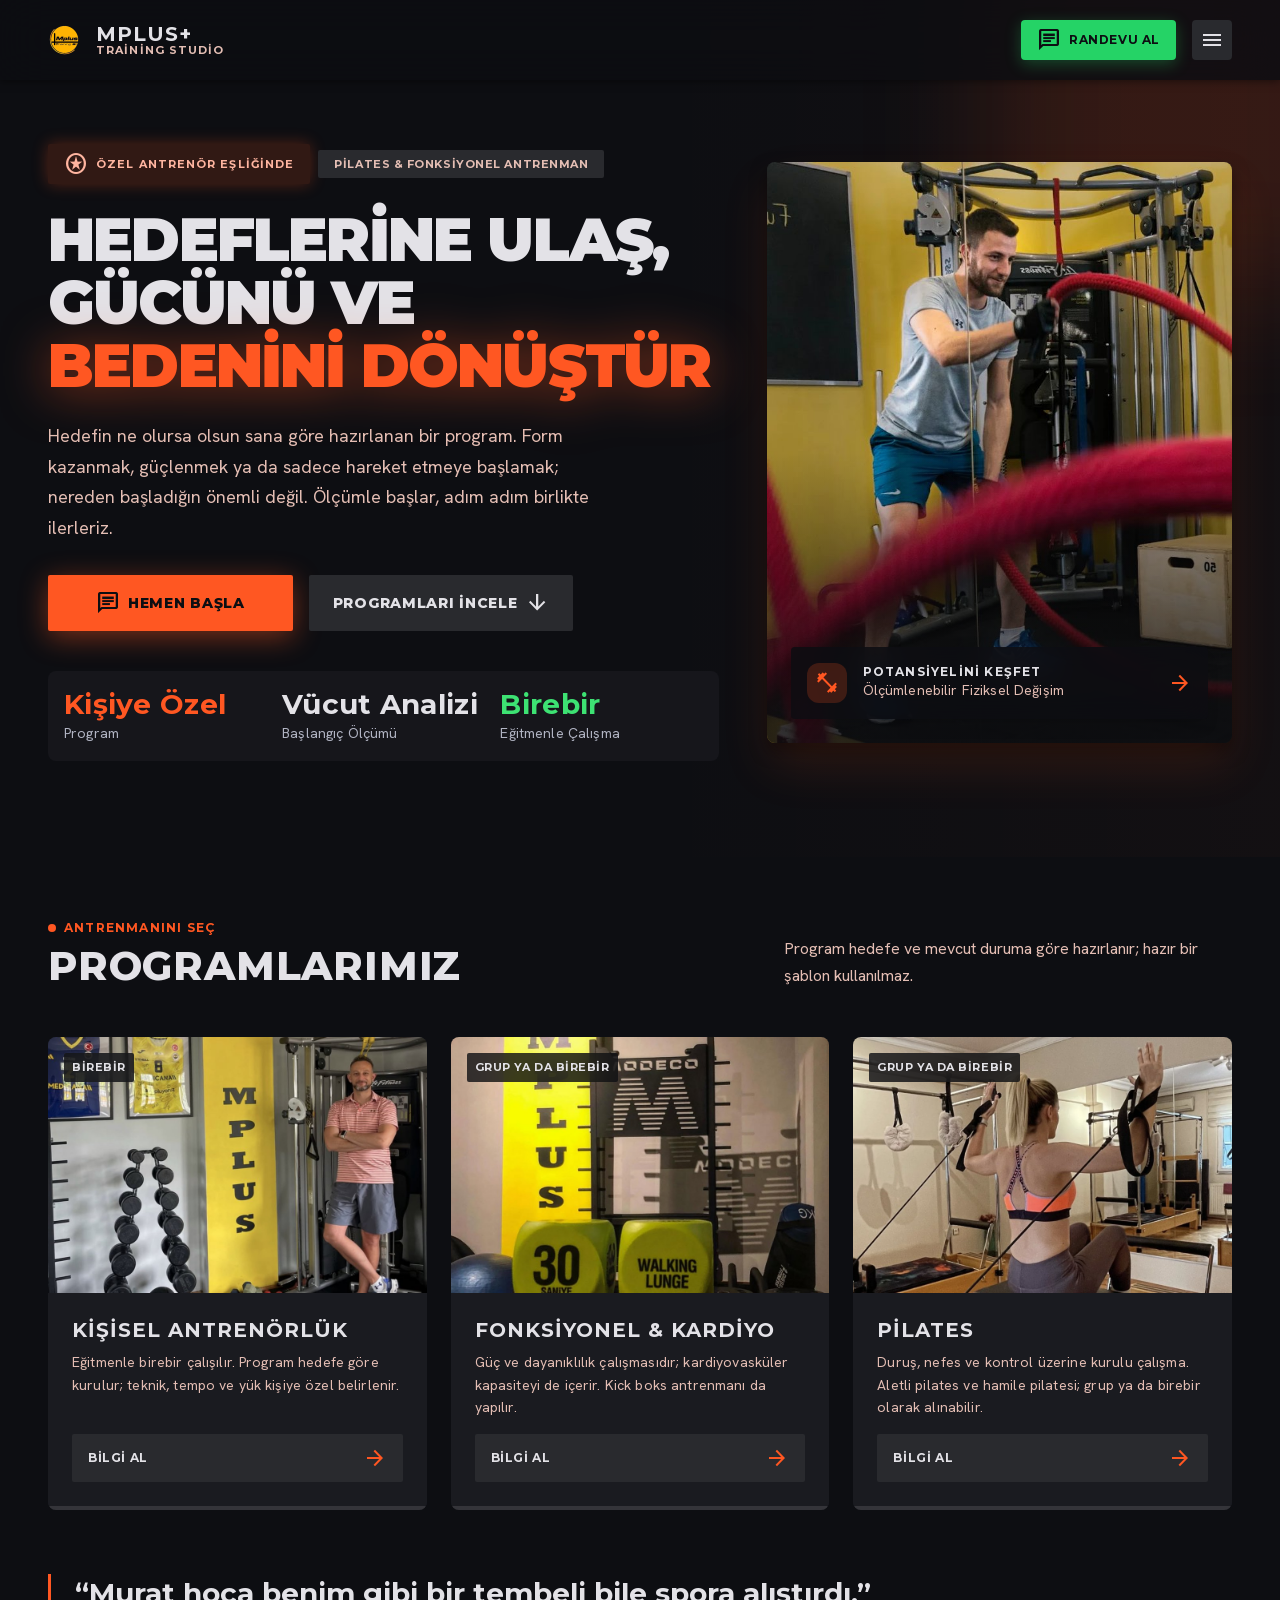
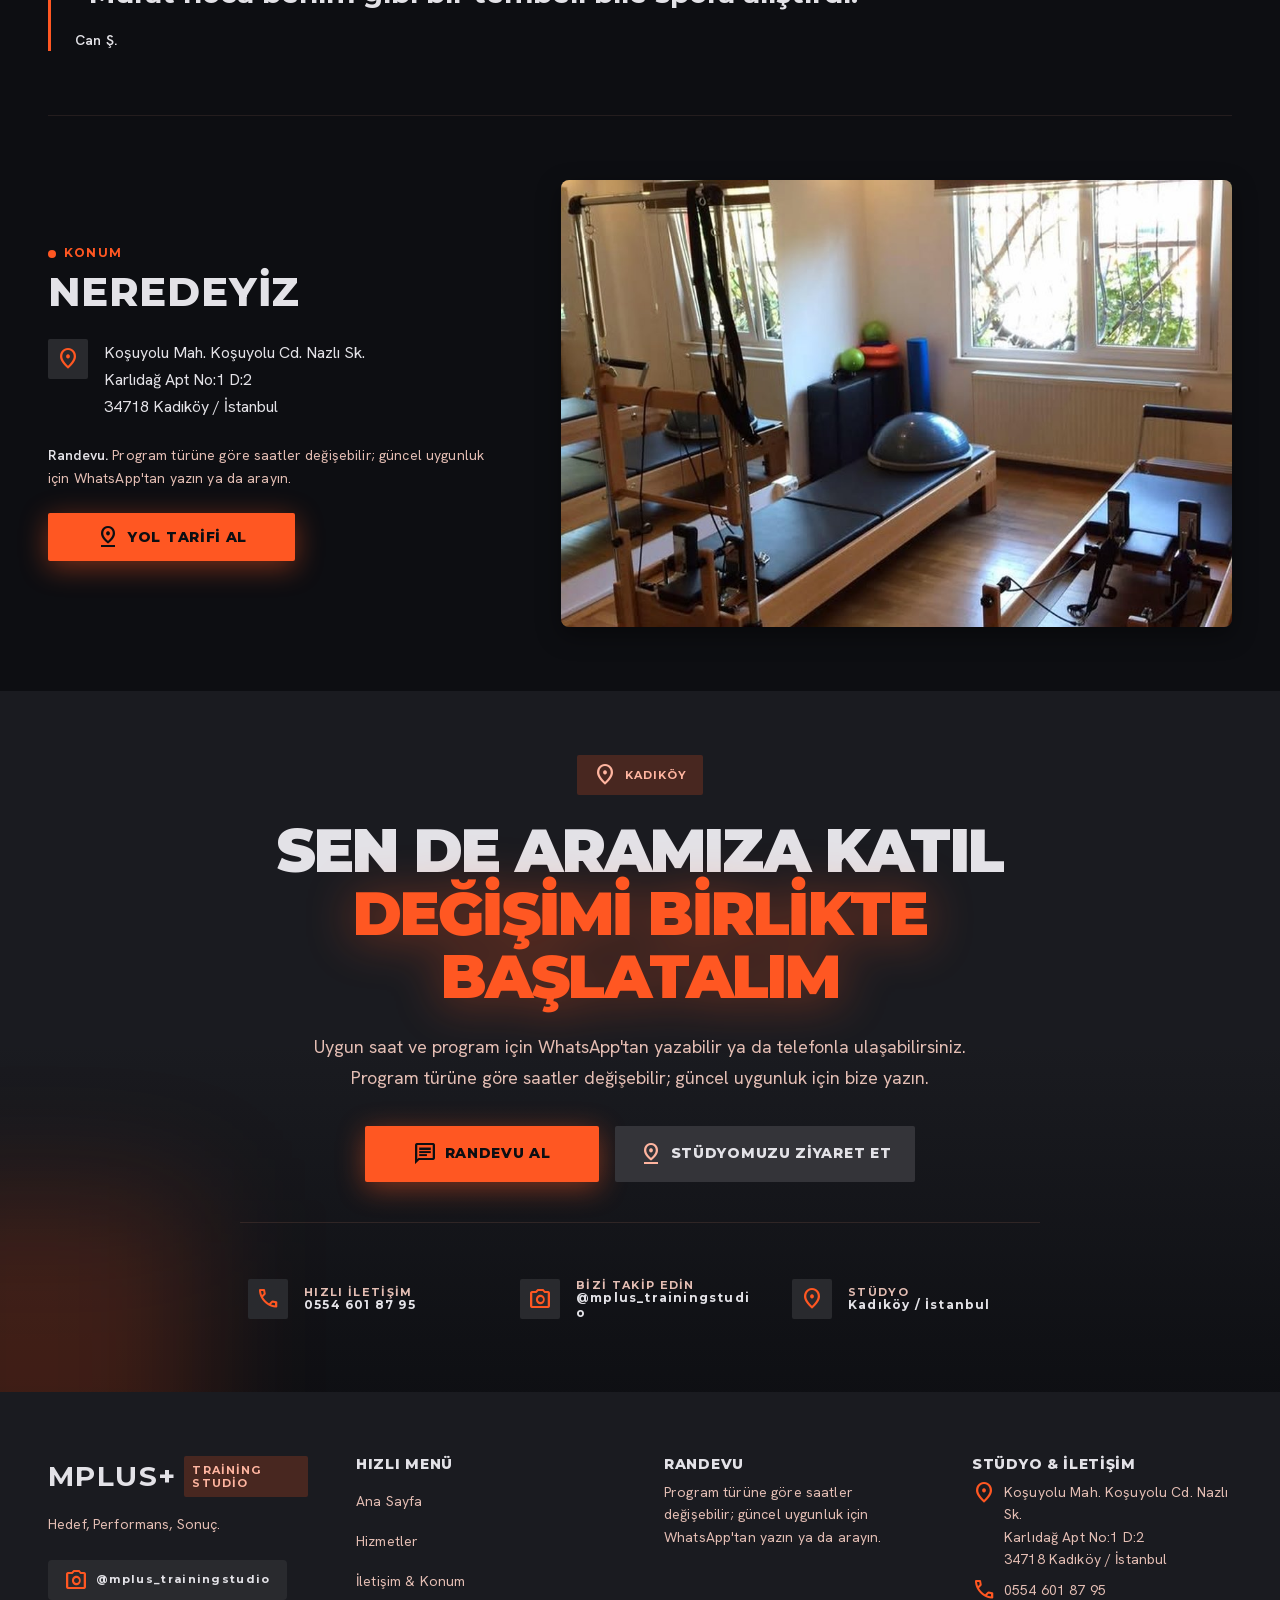
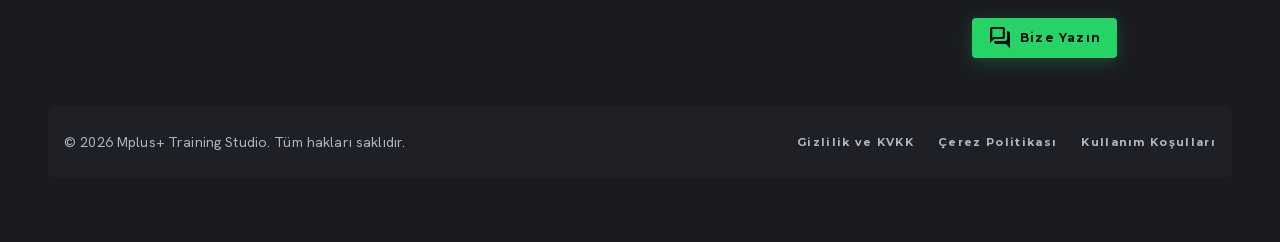
<file: index.html>
<!DOCTYPE html>
<html class="dark" lang="tr">
<head>
<meta charset="utf-8">
<meta content="width=device-width, initial-scale=1.0" name="viewport">
<title>Mplus+ Training Studio | Kadıköy Kişisel Antrenörlük &amp; Pilates</title>
<meta name="description" content="Kadıköy'de sana göre hazırlanan antrenman programı. Kişisel antrenörlük, pilates, fonksiyonel ve kardiyo antrenman. Hedefin ne olursa olsun bugün başla.">
<meta name="theme-color" content="#0d0e12">


<link rel="icon" type="image/png" sizes="128x128" href="assets/img/logo-amber-128.png">
<link rel="apple-touch-icon" href="assets/img/apple-touch-icon-amber.png">
<meta property="og:type" content="website">
<meta property="og:title" content="Mplus+ Training Studio | Kadıköy Kişisel Antrenörlük &amp; Pilates">
<meta property="og:description" content="Sana göre hazırlanan antrenman programı. Kişisel antrenörlük, pilates, fonksiyonel ve kardiyo antrenman. Hemen randevu al.">
<meta property="og:image" content="https://erinckonat.github.io/mplus-training-studio-v2/assets/img/hero-rope.jpg">
<meta property="og:url" content="https://erinckonat.github.io/mplus-training-studio-v2/">
<meta property="og:locale" content="tr_TR">
<meta name="twitter:card" content="summary_large_image">
<link rel="preload" as="font" type="font/woff2" href="assets/fonts/montserrat-normal-latin.woff2" crossorigin>
<link rel="preload" as="font" type="font/woff2" href="assets/fonts/hanken-grotesk-normal-latin.woff2" crossorigin>
<link rel="preload" as="font" type="font/woff2" href="assets/fonts/material-symbols-subset.woff2" crossorigin>
<link rel="preload" as="image" href="assets/img/hero-rope.jpg" fetchpriority="high">
<link rel="stylesheet" href="assets/mplus-fonts.css">
<link rel="stylesheet" href="assets/tailwind.css">

<style>
  html { scroll-behavior: smooth; }
  body { overscroll-behavior: none; margin: 0; }
  ::-webkit-scrollbar { display: none; }

  .material-symbols-outlined {
    font-family: 'Material Symbols Outlined';
    font-weight: normal;
    font-style: normal;
    font-size: 24px;
    line-height: 1;
    letter-spacing: normal;
    text-transform: none;
    display: inline-block;
    white-space: nowrap;
    direction: ltr;
    font-feature-settings: 'liga';
    -webkit-font-smoothing: antialiased;
    user-select: none;
  }

  /* Motion: transform / color only, ease-out. */
  .fx {
    transition: transform 200ms cubic-bezier(0.22, 1, 0.36, 1),
                background-color 200ms cubic-bezier(0.22, 1, 0.36, 1),
                color 200ms cubic-bezier(0.22, 1, 0.36, 1),
                box-shadow 200ms cubic-bezier(0.22, 1, 0.36, 1);
  }
  .press:active { transform: scale(0.98); }
  a:active, button:active { opacity: 0.9; }

  /* Keyboard focus, everywhere */
  a:focus-visible, button:focus-visible {
    outline: 2px solid #ffb5a0;
    outline-offset: 3px;
    border-radius: 2px;
  }

  /* Skip link */
  .skip { position: absolute; left: 16px; top: -64px; z-index: 100; padding: 8px 16px; background: #ff5722; color: #0d0e12; font: 800 0.75rem/1.2 Montserrat, sans-serif; letter-spacing: .1em; text-transform: uppercase; border-radius: 2px; }
  .skip:focus-visible { top: 16px; }

  /* Header nav current state (set by scroll-spy) */
  .nav-link[aria-current="page"] { color: #ff5722; }

  /* Mobile menu panel */
  .menu-panel { opacity: 0; visibility: hidden; transform: translateY(-8px); transition: opacity 200ms cubic-bezier(0.22, 1, 0.36, 1), transform 200ms cubic-bezier(0.22, 1, 0.36, 1), visibility 0s linear 200ms; }
  .menu-panel.is-open { opacity: 1; visibility: visible; transform: none; transition-delay: 0s; }

  @media (prefers-reduced-motion: reduce) {
    html { scroll-behavior: auto; }
    *, *::before, *::after { transition-duration: 0.01ms !important; animation-duration: 0.01ms !important; }
    .press:active { transform: none; }
  }
</style>

</head>

<body class="bg-surface-container-lowest font-body-md text-on-surface antialiased min-h-[100dvh] selection:bg-primary-container selection:text-surface-container-lowest">
<a class="skip" href="#ana-sayfa">İçeriğe geç</a>

<!-- HEADER -->
<header class="fixed top-0 left-0 w-full z-50 bg-surface-container-lowest/85 backdrop-blur-xl shadow-[0_1px_8px_rgba(0,0,0,0.5)]">
  <div class="h-20 max-w-7xl 2xl:max-w-[1600px] mx-auto px-margin-mobile lg:px-margin flex items-center justify-between gap-space-md">
    <a class="flex items-center gap-space-md min-w-0" href="#ana-sayfa" aria-label="Mplus+ Training Studio — ana sayfa">
      <img alt="" aria-hidden="true" class="h-8 w-8 object-contain" height="32" width="32" src="assets/img/logo-amber-128.png">
      <span class="flex flex-col whitespace-nowrap">
        <span class="font-headline-sm text-headline-sm uppercase tracking-wider text-on-surface leading-none">Mplus+</span>
        <span class="font-label-sm text-label-sm text-on-surface-variant uppercase tracking-widest">Training Studio</span>
      </span>
    </a>

    <nav class="hidden 2xl:flex items-center gap-space-lg" aria-label="Ana menü">
      <a class="nav-link whitespace-nowrap font-label-lg text-label-lg uppercase tracking-wider text-on-surface-variant hover:text-on-surface fx" data-spy="ana-sayfa" href="#ana-sayfa">Ana Sayfa</a>
      <a class="nav-link whitespace-nowrap font-label-lg text-label-lg uppercase tracking-wider text-on-surface-variant hover:text-on-surface fx" data-spy="programlar" href="#programlar">Hizmetler</a>
      <a class="nav-link whitespace-nowrap font-label-lg text-label-lg uppercase tracking-wider text-on-surface-variant hover:text-on-surface fx" data-spy="konum" href="#konum">Konum</a>
      <a class="nav-link whitespace-nowrap font-label-lg text-label-lg uppercase tracking-wider text-on-surface-variant hover:text-on-surface fx" data-spy="iletisim" href="#iletisim">İletişim</a>
    </nav>

    <div class="flex items-center gap-space-md">
      <a class="press fx inline-flex items-center justify-center gap-space-xs w-10 h-10 sm:w-auto sm:h-auto sm:px-space-md sm:py-space-sm rounded-lg bg-[#25D366] hover:bg-[#3ee07b] text-surface-container-lowest font-label-md text-label-md uppercase tracking-wider shadow-[0_4px_16px_rgba(37,211,102,0.3)]" href="https://wa.me/905546018795?text=Merhaba%2C%20Mplus%2B%20Training%20Studio%27dan%20bilgi%20almak%20istiyorum." rel="noopener noreferrer" target="_blank" aria-label="WhatsApp ile randevu al">
        <span class="material-symbols-outlined text-[18px]" aria-hidden="true">chat</span>
        <span class="hidden sm:inline whitespace-nowrap">Randevu Al</span>
      </a>
      <button class="press fx 2xl:hidden w-10 h-10 inline-flex items-center justify-center rounded-lg bg-surface-container-high hover:bg-surface-bright text-on-surface" type="button" id="menu-btn" aria-expanded="false" aria-controls="menu-panel" aria-label="Menüyü aç">
        <span class="material-symbols-outlined" id="menu-icon" aria-hidden="true">menu</span>
      </button>
    </div>
  </div>

  <!-- Mobile / tablet menu -->
  <nav class="menu-panel 2xl:hidden absolute left-0 top-20 w-full bg-surface-container-lowest border-t border-outline-variant/40 shadow-[0_16px_32px_rgba(13,14,18,0.8)]" id="menu-panel" aria-label="Mobil menü">
    <div class="max-w-7xl mx-auto px-margin-mobile lg:px-margin py-space-md flex flex-col">
      <a class="nav-link fx flex items-center justify-between min-h-[48px] border-b border-outline-variant/30 font-label-lg text-label-lg uppercase tracking-wider text-on-surface-variant hover:text-on-surface" data-spy="ana-sayfa" href="#ana-sayfa">Ana Sayfa</a>
      <a class="nav-link fx flex items-center justify-between min-h-[48px] border-b border-outline-variant/30 font-label-lg text-label-lg uppercase tracking-wider text-on-surface-variant hover:text-on-surface" data-spy="programlar" href="#programlar">Hizmetler</a>
      <a class="nav-link fx flex items-center justify-between min-h-[48px] font-label-lg text-label-lg uppercase tracking-wider text-on-surface-variant hover:text-on-surface" data-spy="konum" href="#konum">Konum</a>
      <a class="nav-link fx flex items-center justify-between min-h-[48px] font-label-lg text-label-lg uppercase tracking-wider text-on-surface-variant hover:text-on-surface" data-spy="iletisim" href="#iletisim">İletişim</a>
      <a class="press fx mt-space-md inline-flex items-center justify-center gap-space-xs min-h-[48px] rounded-lg bg-[#25D366] hover:bg-[#3ee07b] text-surface-container-lowest font-label-md text-label-md uppercase tracking-wider" href="https://wa.me/905546018795?text=Merhaba%2C%20Mplus%2B%20Training%20Studio%27dan%20bilgi%20almak%20istiyorum." rel="noopener noreferrer" target="_blank">
        <span class="material-symbols-outlined text-[18px]" aria-hidden="true">chat</span>
        <span>Randevu Al</span>
      </a>
    </div>
  </nav>
</header>

<main class="w-full pt-20 bg-surface-container-lowest" id="main">
<div class="flex flex-col w-full">

<!-- HERO -->
<section class="relative w-full overflow-hidden bg-surface-container-lowest -mt-20 pt-28 pb-space-xxl lg:pt-36 lg:pb-24 scroll-mt-20" id="ana-sayfa">
  <div class="absolute inset-0 z-0 opacity-25 pointer-events-none bg-gradient-to-r from-surface-container-lowest via-transparent to-primary-container/10"></div>
  <div class="absolute -right-24 -top-24 w-96 h-96 rounded-full bg-primary-container/15 blur-3xl pointer-events-none"></div>

  <div class="max-w-7xl mx-auto px-margin-mobile lg:px-margin relative z-10 grid grid-cols-1 lg:grid-cols-12 gap-space-xl items-center">
    <div class="lg:col-span-7 flex flex-col gap-space-lg min-w-0">
      <div class="flex flex-wrap items-center gap-space-sm">
        <span class="inline-flex items-center gap-space-sm px-space-md py-space-sm rounded bg-primary-container/15 text-primary font-label-sm text-label-sm uppercase tracking-widest shadow-[0_0_16px_rgba(255,87,34,0.3)]">
          <span class="material-symbols-outlined text-[14px]" aria-hidden="true">stars</span> Özel Antrenör Eşliğinde
        </span>
        <span class="inline-flex items-center px-space-md py-space-sm rounded bg-surface-container-high text-on-surface-variant font-label-sm text-label-sm uppercase tracking-wider">
          Pilates &amp; Fonksiyonel Antrenman
        </span>
      </div>

      <h1 class="font-headline-xl text-[clamp(1.75rem,8.4vw,2.25rem)] sm:text-headline-xl-mobile lg:text-headline-xl uppercase text-on-surface tracking-tight leading-[1.1] lg:leading-[1.05]">
        HEDEFLERİNE ULAŞ,<br>
        GÜCÜNÜ VE <br>
        <span class="text-primary-container drop-shadow-[0_4px_24px_rgba(255,87,34,0.5)]">BEDENİNİ DÖNÜŞTÜR</span>
      </h1>

      <p class="font-body-lg text-body-lg text-on-surface-variant max-w-xl">
        Hedefin ne olursa olsun sana göre hazırlanan bir program. Form kazanmak, güçlenmek ya da sadece hareket etmeye başlamak; nereden başladığın önemli değil. Ölçümle başlar, adım adım birlikte ilerleriz.
      </p>

      <div class="flex flex-col sm:flex-row items-stretch sm:items-center gap-space-md pt-space-xs">
        <a class="press fx inline-flex items-center justify-center gap-space-xs px-space-lg sm:px-space-xl py-space-md rounded bg-primary-container hover:bg-[#ff6f43] text-surface-container-lowest font-label-lg text-label-lg uppercase tracking-wider shadow-[0_6px_28px_rgba(255,87,34,0.45)] hover:-translate-y-0.5" href="https://wa.me/905546018795?text=Merhaba%2C%20Mplus%2B%20Training%20Studio%27dan%20bilgi%20almak%20istiyorum." rel="noopener noreferrer" target="_blank">
          <span class="material-symbols-outlined text-[20px]" aria-hidden="true">chat</span>
          <span>Hemen Başla</span>
        </a>
        <a class="press fx inline-flex items-center justify-center gap-space-xs px-space-lg py-space-md rounded bg-surface-container-high hover:bg-surface-bright text-on-surface font-label-lg text-label-lg uppercase tracking-wider" href="#programlar">
          <span>Programları İncele</span>
          <span class="material-symbols-outlined text-[18px]" aria-hidden="true">arrow_downward</span>
        </a>
      </div>

      <!-- Quick stats strip -->
      <div class="grid grid-cols-3 gap-space-sm sm:gap-space-md mt-space-md bg-surface-container-low/70 rounded-xl p-space-md">
        <div class="flex flex-col min-w-0">
          <span class="font-headline-sm sm:font-headline-md text-[1.125rem] sm:text-headline-md text-primary-container font-black leading-tight">Kişiye Özel</span>
          <span class="font-body-sm text-body-sm text-on-secondary-container">Program</span>
        </div>
        <div class="flex flex-col min-w-0">
          <span class="font-headline-sm sm:font-headline-md text-[1.125rem] sm:text-headline-md text-on-surface font-black leading-tight">Vücut Analizi</span>
          <span class="font-body-sm text-body-sm text-on-secondary-container">Başlangıç Ölçümü</span>
        </div>
        <div class="flex flex-col min-w-0">
          <span class="font-headline-sm sm:font-headline-md text-[1.125rem] sm:text-headline-md text-tertiary font-black leading-tight">Birebir</span>
          <span class="font-body-sm text-body-sm text-on-secondary-container">Eğitmenle Çalışma</span>
        </div>
      </div>
    </div>

    <div class="lg:col-span-5 relative">
      <div class="relative w-full aspect-[4/5] rounded-xl overflow-hidden shadow-[0_24px_48px_rgba(255,87,34,0.12),0_8px_16px_rgba(0,0,0,0.5)] bg-surface-container">
        <img alt="Sarı duvarlı stüdyoda battle rope ile antrenman yapan üye" class="w-full h-full object-cover" fetchpriority="high" height="900" width="720" src="assets/img/hero-rope.jpg">
        <div class="absolute inset-0 bg-gradient-to-t from-surface-container-lowest via-transparent to-transparent opacity-80"></div>
        <a class="press fx absolute bottom-space-md sm:bottom-space-lg left-space-md sm:left-space-lg right-space-md sm:right-space-lg p-space-md rounded-lg bg-surface-container-lowest/85 hover:bg-surface-container-lowest backdrop-blur-md flex items-center justify-between gap-space-md shadow-lg" href="https://wa.me/905546018795?text=Merhaba%2C%20Mplus%2B%20Training%20Studio%27dan%20bilgi%20almak%20istiyorum." rel="noopener noreferrer" target="_blank">
          <div class="flex items-center gap-space-md min-w-0">
            <div class="w-10 h-10 shrink-0 rounded-full bg-primary-container/20 flex items-center justify-center text-primary-container">
              <span class="material-symbols-outlined text-[20px]" aria-hidden="true">fitness_center</span>
            </div>
            <div class="flex flex-col min-w-0">
              <span class="font-label-md text-label-md uppercase text-on-surface">Potansiyelini Keşfet</span>
              <span class="font-body-sm text-body-sm text-on-surface-variant">Ölçümlenebilir Fiziksel Değişim</span>
            </div>
          </div>
          <span class="material-symbols-outlined text-primary-container shrink-0" aria-hidden="true">arrow_forward</span>
        </a>
      </div>
    </div>
  </div>
</section>

<!-- PROGRAMLAR -->
<section class="w-full py-space-xxl bg-surface-container-lowest relative scroll-mt-20" id="programlar">
  <div class="max-w-7xl mx-auto px-margin-mobile lg:px-margin flex flex-col gap-space-xl">
    <div class="flex flex-col md:flex-row md:items-end justify-between gap-space-md">
      <div class="flex flex-col gap-space-xs">
        <div class="flex items-center gap-space-sm text-primary-container font-label-md text-label-md uppercase tracking-widest">
          <span class="w-2 h-2 rounded-full bg-primary-container" aria-hidden="true"></span>
          <span>Antrenmanını Seç</span>
        </div>
        <h2 class="font-headline-lg text-headline-lg-mobile lg:text-headline-lg uppercase text-on-surface font-extrabold tracking-wide">PROGRAMLARIMIZ</h2>
      </div>
      <p class="font-body-md text-body-md text-on-surface-variant max-w-md">
        Program hedefe ve mevcut duruma göre hazırlanır; hazır bir şablon kullanılmaz.
      </p>
    </div>

    <div class="grid grid-cols-1 md:grid-cols-3 gap-space-lg items-stretch">
      <!-- Card 1 -->
      <article class="group flex flex-col rounded-xl overflow-hidden bg-surface-container-low fx hover:shadow-[0_12px_36px_rgba(255,87,34,0.12),0_4px_12px_rgba(0,0,0,0.5)] hover:-translate-y-1">
        <div class="relative w-full h-56 sm:h-64 overflow-hidden bg-surface-container">
          <img alt="Antrenör, stüdyoda sarı MPLUS afişinin yanında" class="w-full h-full object-cover fx group-hover:scale-105" loading="lazy" decoding="async" height="640" width="1000" src="assets/img/personal-antrenor.jpg">
          <span class="absolute top-space-md left-space-md font-label-sm text-label-sm uppercase tracking-wider px-space-sm py-space-sm rounded bg-surface-container-lowest/80 backdrop-blur-md text-on-surface">Birebir</span>
        </div>
        <div class="p-space-lg flex flex-col flex-grow justify-between gap-space-md bg-surface-container-low">
          <div class="flex flex-col gap-space-xs">
            <h3 class="font-headline-sm text-headline-sm uppercase text-on-surface tracking-wider">KİŞİSEL ANTRENÖRLÜK</h3>
            <p class="font-body-sm text-body-sm text-on-surface-variant">Eğitmenle birebir çalışılır. Program hedefe göre kurulur; teknik, tempo ve yük kişiye özel belirlenir.</p>
          </div>
          <a class="press fx inline-flex items-center justify-between w-full min-h-[48px] px-space-md rounded bg-surface-container-high hover:bg-surface-bright text-on-surface font-label-md text-label-md uppercase tracking-wider" href="https://wa.me/905546018795?text=Merhaba%2C%20ki%C5%9Fisel%20antren%C3%B6rl%C3%BCk%20hakk%C4%B1nda%20bilgi%20almak%20istiyorum." rel="noopener noreferrer" target="_blank">
            <span>Bilgi Al</span>
            <span class="material-symbols-outlined text-[18px] text-primary-container" aria-hidden="true">arrow_forward</span>
          </a>
        </div>
        <div class="h-1 w-full bg-surface-container-highest"></div>
      </article>

      <!-- Card 2 -->
      <article class="group flex flex-col rounded-xl overflow-hidden bg-surface-container-low fx hover:shadow-[0_12px_36px_rgba(255,87,34,0.12),0_4px_12px_rgba(0,0,0,0.5)] hover:-translate-y-1">
        <div class="relative w-full h-56 sm:h-64 overflow-hidden bg-surface-container">
          <img alt="Sarı MPLUS afişinin önünde '30 saniye' ve 'walking lunge' yazan antrenman zarları" class="w-full h-full object-cover fx group-hover:scale-105" loading="lazy" decoding="async" height="640" width="1000" src="assets/img/fonksiyonel-mplus.jpg">
          <span class="absolute top-space-md left-space-md font-label-sm text-label-sm uppercase tracking-wider px-space-sm py-space-sm rounded bg-surface-container-lowest/80 backdrop-blur-md text-on-surface">Grup ya da Birebir</span>
        </div>
        <div class="p-space-lg flex flex-col flex-grow justify-between gap-space-md bg-surface-container-low">
          <div class="flex flex-col gap-space-xs">
            <h3 class="font-headline-sm text-headline-sm uppercase text-on-surface tracking-wider">FONKSİYONEL &amp; KARDİYO</h3>
            <p class="font-body-sm text-body-sm text-on-surface-variant">Güç ve dayanıklılık çalışmasıdır; kardiyovasküler kapasiteyi de içerir. Kick boks antrenmanı da yapılır.</p>
          </div>
          <a class="press fx inline-flex items-center justify-between w-full min-h-[48px] px-space-md rounded bg-surface-container-high hover:bg-surface-bright text-on-surface font-label-md text-label-md uppercase tracking-wider" href="https://wa.me/905546018795?text=Merhaba%2C%20fonksiyonel%20ve%20kardiyo%20antrenman%20hakk%C4%B1nda%20bilgi%20almak%20istiyorum." rel="noopener noreferrer" target="_blank">
            <span>Bilgi Al</span>
            <span class="material-symbols-outlined text-[18px] text-primary-container" aria-hidden="true">arrow_forward</span>
          </a>
        </div>
        <div class="h-1 w-full bg-surface-container-highest"></div>
      </article>

      <!-- Card 3 -->
      <article class="group flex flex-col rounded-xl overflow-hidden bg-surface-container-low fx hover:shadow-[0_12px_36px_rgba(255,87,34,0.12),0_4px_12px_rgba(0,0,0,0.5)] hover:-translate-y-1">
        <div class="relative w-full h-56 sm:h-64 overflow-hidden bg-surface-container">
          <img alt="Aletli pilates yapan üye, ayna karşısında halatlarla çalışıyor" class="w-full h-full object-cover fx group-hover:scale-105" loading="lazy" decoding="async" height="640" width="1000" src="assets/img/pilates-uye-2.jpg">
          <span class="absolute top-space-md left-space-md font-label-sm text-label-sm uppercase tracking-wider px-space-sm py-space-sm rounded bg-surface-container-lowest/80 backdrop-blur-md text-on-surface">Grup ya da Birebir</span>
        </div>
        <div class="p-space-lg flex flex-col flex-grow justify-between gap-space-md bg-surface-container-low">
          <div class="flex flex-col gap-space-xs">
            <h3 class="font-headline-sm text-headline-sm uppercase text-on-surface tracking-wider">PİLATES</h3>
            <p class="font-body-sm text-body-sm text-on-surface-variant">Duruş, nefes ve kontrol üzerine kurulu çalışma. Aletli pilates ve hamile pilatesi; grup ya da birebir olarak alınabilir.</p>
          </div>
          <a class="press fx inline-flex items-center justify-between w-full min-h-[48px] px-space-md rounded bg-surface-container-high hover:bg-surface-bright text-on-surface font-label-md text-label-md uppercase tracking-wider" href="https://wa.me/905546018795?text=Merhaba%2C%20pilates%20hakk%C4%B1nda%20bilgi%20almak%20istiyorum." rel="noopener noreferrer" target="_blank">
            <span>Bilgi Al</span>
            <span class="material-symbols-outlined text-[18px] text-primary-container" aria-hidden="true">arrow_forward</span>
          </a>
        </div>
        <div class="h-1 w-full bg-surface-container-highest"></div>
      </article>
    </div>
  </div>
</section>

<!-- ÜYE YORUMU (tek gerçek alıntı, kompakt) -->
<section class="w-full pb-space-xxl bg-surface-container-lowest">
  <div class="max-w-7xl mx-auto px-margin-mobile lg:px-margin">
    <figure class="m-0 border-l-[3px] border-primary-container pl-space-lg">
      <blockquote class="m-0 max-w-[42ch] font-headline-sm text-[clamp(1.25rem,2.6vw,1.75rem)] font-bold leading-snug tracking-normal text-on-surface">
        “Murat hoca benim gibi bir tembeli bile spora alıştırdı.”
      </blockquote>
      <figcaption class="mt-space-md font-body-sm text-body-sm text-on-surface-variant"><b class="font-semibold text-on-surface">Can Ş.</b></figcaption>
    </figure>
  </div>
</section>

<!-- KONUM -->
<section class="w-full bg-surface-container-lowest relative scroll-mt-20" id="konum">
  <div class="max-w-7xl mx-auto px-margin-mobile lg:px-margin pb-space-xxl">
    <div class="grid grid-cols-1 lg:grid-cols-12 gap-space-xl items-center border-t border-outline-variant/30 pt-space-xxl">
      <div class="lg:col-span-5 flex flex-col gap-space-lg">
        <div class="flex flex-col gap-space-xs">
          <div class="flex items-center gap-space-sm text-primary-container font-label-md text-label-md uppercase tracking-widest">
            <span class="w-2 h-2 rounded-full bg-primary-container" aria-hidden="true"></span>
            <span>Konum</span>
          </div>
          <h2 class="font-headline-lg text-headline-lg-mobile lg:text-headline-lg uppercase text-on-surface font-extrabold tracking-wide">NEREDEYİZ</h2>
        </div>

        <div class="flex items-start gap-space-md">
          <div class="w-10 h-10 shrink-0 rounded bg-surface-container-high flex items-center justify-center text-primary-container" aria-hidden="true">
            <span class="material-symbols-outlined">location_on</span>
          </div>
          <address class="not-italic font-body-md text-body-md text-on-surface">
            Koşuyolu Mah. Koşuyolu Cd. Nazlı Sk.<br>Karlıdağ Apt No:1 D:2<br>34718 Kadıköy / İstanbul
          </address>
        </div>

        <p class="font-body-sm text-body-sm text-on-surface-variant max-w-md"><b class="font-semibold text-on-surface">Randevu.</b> Program türüne göre saatler değişebilir; güncel uygunluk için WhatsApp'tan yazın ya da arayın.</p>

        <div>
          <a class="press fx inline-flex w-full sm:w-auto items-center justify-center gap-space-xs px-space-xl min-h-[48px] rounded bg-primary-container hover:bg-[#ff6f43] text-surface-container-lowest font-label-lg text-label-lg uppercase tracking-wider shadow-[0_6px_28px_rgba(255,87,34,0.45)] hover:-translate-y-0.5" href="https://www.google.com/maps/place/Mplus%2B+Training+Studio/@41.003085,29.0264815,17z/data=!4m10!1m2!2m1!1sMplus+Training+Studio+Ko%C5%9Fuyolu+Kad%C4%B1k%C3%B6y!3m6!1s0x14cab939eed35949:0xac9424e266164ad9!8m2!3d41.003085!4d29.0312451!15sCilNcGx1cyBUcmFpbmluZyBTdHVkaW8gS2_Fn3V5b2x1IEthZMSxa8O2eVorIiltcGx1cyB0cmFpbmluZyBzdHVkaW8ga2_Fn3V5b2x1IGthZMSxa8O2eZIBDnBpbGF0ZXNfc3R1ZGlv4AEA!16s%2Fg%2F11gy67ypzz" rel="noopener noreferrer" target="_blank">
            <span class="material-symbols-outlined text-[20px]" aria-hidden="true">pin_drop</span>
            <span>Yol Tarifi Al</span>
          </a>
        </div>
      </div>

      <div class="lg:col-span-7">
        <a class="press block relative rounded-xl overflow-hidden bg-surface-container shadow-[0_8px_24px_rgba(0,0,0,0.4)] aspect-[3/2]" href="https://www.google.com/maps/place/Mplus%2B+Training+Studio/@41.003085,29.0264815,17z/data=!4m10!1m2!2m1!1sMplus+Training+Studio+Ko%C5%9Fuyolu+Kad%C4%B1k%C3%B6y!3m6!1s0x14cab939eed35949:0xac9424e266164ad9!8m2!3d41.003085!4d29.0312451!15sCilNcGx1cyBUcmFpbmluZyBTdHVkaW8gS2_Fn3V5b2x1IEthZMSxa8O2eVorIiltcGx1cyB0cmFpbmluZyBzdHVkaW8ga2_Fn3V5b2x1IGthZMSxa8O2eZIBDnBpbGF0ZXNfc3R1ZGlv4AEA!16s%2Fg%2F11gy67ypzz" rel="noopener noreferrer" target="_blank" aria-label="Mplus+ Training Studio'yu Google Maps'te aç">
          <img alt="Mplus+ Training Studio pilates odası: reformer aletleri ve büyük pencere" class="w-full h-full object-cover" loading="lazy" decoding="async" height="640" width="960" src="assets/img/konum-pilates-odasi.jpg">
        </a>
      </div>
    </div>
  </div>
</section>

<!-- FİNAL CTA -->
<section class="w-full py-space-xxl relative overflow-hidden bg-surface-container-low scroll-mt-20" id="iletisim">
  <div class="absolute inset-0 bg-gradient-to-t from-surface-container-lowest via-transparent to-surface-container-low opacity-90 pointer-events-none"></div>
  <div class="absolute -left-32 -bottom-32 w-80 h-80 rounded-full bg-primary-container/20 blur-3xl pointer-events-none"></div>

  <div class="max-w-4xl mx-auto px-margin-mobile lg:px-margin relative z-10 text-center flex flex-col items-center gap-space-lg">
    <span class="inline-flex items-center gap-space-sm px-space-md py-space-sm rounded bg-primary-container/20 text-primary font-label-sm text-label-sm uppercase tracking-widest">
      <span class="material-symbols-outlined text-[16px]" aria-hidden="true">location_on</span> Kadıköy
    </span>
    <h2 class="font-headline-xl text-[clamp(1.75rem,8.4vw,2.25rem)] sm:text-headline-xl-mobile lg:text-headline-xl uppercase text-on-surface tracking-tight leading-[1.1] lg:leading-[1.05]">
      SEN DE ARAMIZA KATIL<br>
      <span class="text-primary-container drop-shadow-[0_4px_24px_rgba(255,87,34,0.45)]">DEĞİŞİMİ BİRLİKTE BAŞLATALIM</span>
    </h2>
    <p class="font-body-lg text-body-lg text-on-surface-variant max-w-2xl">
      Uygun saat ve program için WhatsApp'tan yazabilir ya da telefonla ulaşabilirsiniz. Program türüne göre saatler değişebilir; güncel uygunluk için bize yazın.
    </p>

    <div class="flex flex-col sm:flex-row items-stretch sm:items-center gap-space-md w-full justify-center pt-space-xs">
      <a class="press fx w-full sm:w-auto inline-flex items-center justify-center gap-space-xs px-space-lg sm:px-space-xl py-space-md rounded bg-primary-container hover:bg-[#ff6f43] text-surface-container-lowest font-label-lg text-label-lg uppercase tracking-wider shadow-[0_6px_28px_rgba(255,87,34,0.45)] hover:-translate-y-0.5" href="https://wa.me/905546018795?text=Merhaba%2C%20Mplus%2B%20Training%20Studio%27dan%20randevu%20almak%20istiyorum." rel="noopener noreferrer" target="_blank">
        <span class="material-symbols-outlined text-[20px]" aria-hidden="true">chat</span>
        <span>Randevu Al</span>
      </a>
      <a class="press fx w-full sm:w-auto inline-flex items-center justify-center gap-space-xs px-space-lg py-space-md rounded bg-surface-container-highest hover:bg-surface-bright text-on-surface font-label-lg text-label-lg uppercase tracking-wider" href="https://www.google.com/maps/place/Mplus%2B+Training+Studio/@41.003085,29.0264815,17z/data=!4m10!1m2!2m1!1sMplus+Training+Studio+Ko%C5%9Fuyolu+Kad%C4%B1k%C3%B6y!3m6!1s0x14cab939eed35949:0xac9424e266164ad9!8m2!3d41.003085!4d29.0312451!15sCilNcGx1cyBUcmFpbmluZyBTdHVkaW8gS2_Fn3V5b2x1IEthZMSxa8O2eVorIiltcGx1cyB0cmFpbmluZyBzdHVkaW8ga2_Fn3V5b2x1IGthZMSxa8O2eZIBDnBpbGF0ZXNfc3R1ZGlv4AEA!16s%2Fg%2F11gy67ypzz" rel="noopener noreferrer" target="_blank">
        <span class="material-symbols-outlined text-[20px] text-primary" aria-hidden="true">pin_drop</span>
        <span>Stüdyomuzu Ziyaret Et</span>
      </a>
    </div>

    <div class="w-full grid grid-cols-1 md:grid-cols-3 gap-space-md pt-space-xl mt-space-md border-t border-outline-variant/40 text-left">
      <div class="flex items-center gap-space-md p-space-sm">
        <div class="w-10 h-10 shrink-0 rounded bg-surface-container-high flex items-center justify-center text-primary-container" aria-hidden="true">
          <span class="material-symbols-outlined">call</span>
        </div>
        <div class="flex flex-col min-w-0">
          <span class="font-label-sm text-label-sm text-on-surface-variant uppercase">Hızlı İletişim</span>
          <a class="font-label-md text-label-md text-on-surface hover:text-primary fx" href="tel:+905546018795">0554 601 87 95</a>
        </div>
      </div>
      <div class="flex items-center gap-space-md p-space-sm">
        <div class="w-10 h-10 shrink-0 rounded bg-surface-container-high flex items-center justify-center text-primary-container" aria-hidden="true">
          <span class="material-symbols-outlined">photo_camera</span>
        </div>
        <div class="flex flex-col min-w-0">
          <span class="font-label-sm text-label-sm text-on-surface-variant uppercase">Bizi Takip Edin</span>
          <a class="font-label-md text-label-md text-on-surface hover:text-primary fx break-all" href="https://instagram.com/mplus_trainingstudio" rel="noopener noreferrer" target="_blank">@mplus_trainingstudio</a>
        </div>
      </div>
      <div class="flex items-center gap-space-md p-space-sm">
        <div class="w-10 h-10 shrink-0 rounded bg-surface-container-high flex items-center justify-center text-primary-container" aria-hidden="true">
          <span class="material-symbols-outlined">location_on</span>
        </div>
        <div class="flex flex-col min-w-0">
          <span class="font-label-sm text-label-sm text-on-surface-variant uppercase">Stüdyo</span>
          <span class="font-label-md text-label-md text-on-surface">Kadıköy / İstanbul</span>
        </div>
      </div>
    </div>
  </div>
</section>

</div>
</main>

<!-- FOOTER -->
<footer class="w-full bg-surface-container-low shadow-[0_-1px_12px_rgba(0,0,0,0.4)]">
  <div class="max-w-7xl mx-auto px-margin-mobile lg:px-margin py-space-xxl">
    <div class="grid grid-cols-1 md:grid-cols-2 lg:grid-cols-4 gap-space-xl">
      <div class="flex flex-col gap-space-md">
        <div class="flex items-center gap-space-sm">
          <span class="font-headline-md text-headline-md uppercase tracking-wider text-on-surface">Mplus+</span>
          <span class="font-label-sm text-label-sm px-space-sm py-space-xs rounded bg-primary-container/20 text-primary uppercase font-bold tracking-widest">Training Studio</span>
        </div>
        <p class="font-body-sm text-body-sm text-on-surface-variant">Hedef, Performans, Sonuç.</p>
        <div class="flex items-center gap-space-sm mt-space-xs">
          <a class="press fx inline-flex items-center gap-space-xs min-h-[40px] px-space-md rounded-lg bg-surface-container-high hover:bg-surface-bright text-on-surface font-label-sm text-label-sm" href="https://instagram.com/mplus_trainingstudio" rel="noopener noreferrer" target="_blank">
            <span class="material-symbols-outlined text-[16px] text-primary-container" aria-hidden="true">photo_camera</span>
            <span>@mplus_trainingstudio</span>
          </a>
        </div>
      </div>

      <div class="flex flex-col gap-space-sm">
        <span class="font-label-lg text-label-lg uppercase tracking-wider text-on-surface">Hızlı Menü</span>
        <div class="flex flex-col">
          <a class="fx inline-flex items-center min-h-[40px] font-body-sm text-body-sm text-on-surface-variant hover:text-primary" href="#ana-sayfa">Ana Sayfa</a>
          <a class="fx inline-flex items-center min-h-[40px] font-body-sm text-body-sm text-on-surface-variant hover:text-primary" href="#programlar">Hizmetler</a>
          <a class="fx inline-flex items-center min-h-[40px] font-body-sm text-body-sm text-on-surface-variant hover:text-primary" href="#iletisim">İletişim &amp; Konum</a>
        </div>
      </div>

      <div class="flex flex-col gap-space-sm">
        <span class="font-label-lg text-label-lg uppercase tracking-wider text-on-surface">Randevu</span>
        <p class="font-body-sm text-body-sm text-on-surface-variant">Program türüne göre saatler değişebilir; güncel uygunluk için WhatsApp'tan yazın ya da arayın.</p>
      </div>

      <div class="flex flex-col gap-space-sm">
        <span class="font-label-lg text-label-lg uppercase tracking-wider text-on-surface">Stüdyo &amp; İletişim</span>
        <div class="flex items-start gap-space-xs font-body-sm text-body-sm text-on-surface-variant">
          <span class="material-symbols-outlined text-[18px] text-primary-container" aria-hidden="true">location_on</span>
          <span>Koşuyolu Mah. Koşuyolu Cd. Nazlı Sk.<br>Karlıdağ Apt No:1 D:2<br>34718 Kadıköy / İstanbul</span>
        </div>
        <div class="flex items-center gap-space-xs font-body-sm text-body-sm text-on-surface-variant">
          <span class="material-symbols-outlined text-[18px] text-primary-container" aria-hidden="true">call</span>
          <a class="fx hover:text-primary" href="tel:+905546018795">0554 601 87 95</a>
        </div>
        <div class="mt-space-xs">
          <a class="press fx inline-flex items-center gap-space-xs min-h-[40px] px-space-md rounded-lg bg-[#25D366] hover:bg-[#3ee07b] text-surface-container-lowest font-label-md text-label-md shadow-[0_4px_16px_rgba(37,211,102,0.25)]" href="https://wa.me/905546018795?text=Merhaba%2C%20Mplus%2B%20Training%20Studio%27dan%20bilgi%20almak%20istiyorum." rel="noopener noreferrer" target="_blank">
            <span class="material-symbols-outlined text-[16px]" aria-hidden="true">forum</span>
            <span>Bize Yazın</span>
          </a>
        </div>
      </div>
    </div>

    <div class="mt-space-xl flex flex-col md:flex-row items-start md:items-center justify-between gap-space-md bg-surface-container-highest/20 rounded-xl p-space-md">
      <p class="font-body-sm text-body-sm text-on-secondary-container">© 2026 Mplus+ Training Studio. Tüm hakları saklıdır.</p>
      <div class="flex flex-wrap items-center gap-x-space-lg font-label-sm text-label-sm text-on-secondary-container">
        <a class="fx inline-flex items-center min-h-[40px] hover:text-on-surface" href="gizlilik.html">Gizlilik ve KVKK</a>
        <a class="fx inline-flex items-center min-h-[40px] hover:text-on-surface" href="cerez-politikasi.html">Çerez Politikası</a>
        <a class="fx inline-flex items-center min-h-[40px] hover:text-on-surface" href="kullanim-kosullari.html">Kullanım Koşulları</a>
      </div>
    </div>
  </div>
</footer>

<script>
(function () {
  var btn = document.getElementById('menu-btn');
  var panel = document.getElementById('menu-panel');
  var icon = document.getElementById('menu-icon');

  function setMenu(open) {
    panel.classList.toggle('is-open', open);
    btn.setAttribute('aria-expanded', String(open));
    btn.setAttribute('aria-label', open ? 'Menüyü kapat' : 'Menüyü aç');
    icon.textContent = open ? 'close' : 'menu';
  }
  btn.addEventListener('click', function () { setMenu(!panel.classList.contains('is-open')); });
  panel.addEventListener('click', function (e) { if (e.target.closest('a')) setMenu(false); });
  document.addEventListener('keydown', function (e) { if (e.key === 'Escape') { setMenu(false); btn.focus(); } });
  window.matchMedia('(min-width: 1536px)').addEventListener('change', function (m) { if (m.matches) setMenu(false); });

  // Scroll-spy: mark the nav link of the section in view
  var ids = ['ana-sayfa', 'programlar', 'konum', 'iletisim'];
  var links = document.querySelectorAll('.nav-link');
  function mark(id) {
    links.forEach(function (a) {
      if (a.dataset.spy === id) a.setAttribute('aria-current', 'page');
      else a.removeAttribute('aria-current');
    });
  }
  mark('ana-sayfa');
  if ('IntersectionObserver' in window) {
    var io = new IntersectionObserver(function (entries) {
      entries.forEach(function (en) { if (en.isIntersecting) mark(en.target.id); });
    }, { rootMargin: '-40% 0px -55% 0px' });
    ids.forEach(function (id) { var el = document.getElementById(id); if (el) io.observe(el); });
  }
})();
</script>
</body>
</html>
</file>
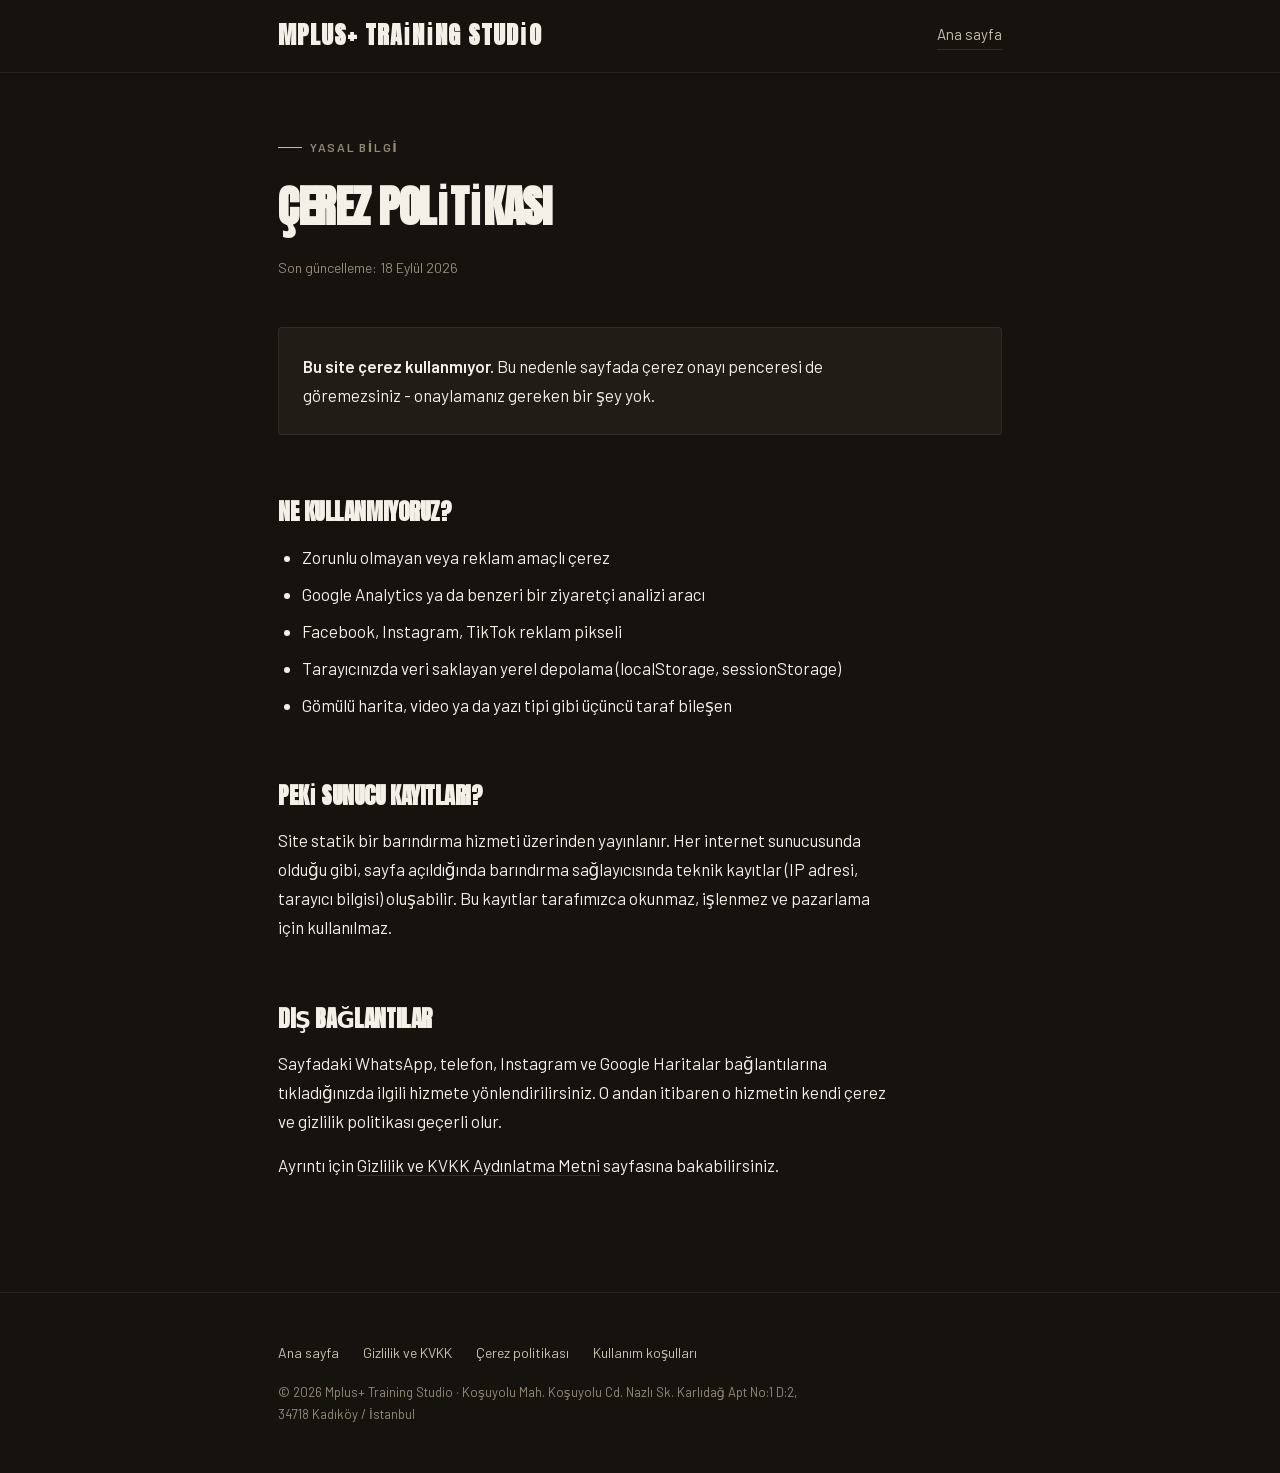
<file: cerez-politikasi.html>
<!doctype html>
<html lang="tr">
<head>
<meta charset="utf-8">
<meta name="viewport" content="width=device-width, initial-scale=1">
<title>Çerez Politikası - Mplus+ Training Studio</title>
<meta name="description" content="Mplus+ Training Studio çerez politikası. Bu sitede çerez, analiz aracı ve reklam pikseli kullanılmamaktadır.">
<meta name="theme-color" content="#F6F2EC">
<meta name="robots" content="index, follow">
<link rel="preload" href="assets/fonts/barlow-400-latin.woff2" as="font" type="font/woff2" crossorigin>
<link rel="stylesheet" href="assets/legal.css">
</head>
<body>
<header class="nav">
  <div class="wrap nav__inner">
    <a class="mark" href="index.html">
      <span class="mark__name" translate="no">Mplus+ Training Studio</span>
    </a>
    <a class="back" href="index.html">Ana sayfa</a>
  </div>
</header>
<main>
  <div class="wrap">
    <p class="eyebrow">Yasal bilgi</p>
    <h1>Çerez politikası</h1>
    <p class="updated">Son güncelleme: 18 Eylül 2026</p>

    <div class="callout">
      <p><strong>Bu site çerez kullanmıyor.</strong> Bu nedenle sayfada çerez onayı penceresi
      de göremezsiniz - onaylamanız gereken bir şey yok.</p>
    </div>

    <h2>Ne kullanmıyoruz?</h2>
    <ul>
      <li>Zorunlu olmayan veya reklam amaçlı çerez</li>
      <li>Google Analytics ya da benzeri bir ziyaretçi analizi aracı</li>
      <li>Facebook, Instagram, TikTok reklam pikseli</li>
      <li>Tarayıcınızda veri saklayan yerel depolama (localStorage, sessionStorage)</li>
      <li>Gömülü harita, video ya da yazı tipi gibi üçüncü taraf bileşen</li>
    </ul>

    <h2>Peki sunucu kayıtları?</h2>
    <p>
      Site statik bir barındırma hizmeti üzerinden yayınlanır. Her internet sunucusunda olduğu
      gibi, sayfa açıldığında barındırma sağlayıcısında teknik kayıtlar (IP adresi, tarayıcı
      bilgisi) oluşabilir. Bu kayıtlar tarafımızca okunmaz, işlenmez ve pazarlama için
      kullanılmaz.
    </p>

    <h2>Dış bağlantılar</h2>
    <p>
      Sayfadaki WhatsApp, telefon, Instagram ve Google Haritalar bağlantılarına tıkladığınızda
      ilgili hizmete yönlendirilirsiniz. O andan itibaren o hizmetin kendi çerez ve gizlilik
      politikası geçerli olur.
    </p>
    <p>Ayrıntı için <a href="gizlilik.html">Gizlilik ve KVKK Aydınlatma Metni</a> sayfasına bakabilirsiniz.</p>

  </div>
</main>
<footer class="foot">
  <div class="wrap">
    <div class="foot__links">
      <a href="index.html">Ana sayfa</a>
      <a href="gizlilik.html">Gizlilik ve KVKK</a>
      <a href="cerez-politikasi.html">Çerez politikası</a>
      <a href="kullanim-kosullari.html">Kullanım koşulları</a>
    </div>
    <p>© 2026 Mplus+ Training Studio · Koşuyolu Mah. Koşuyolu Cd. Nazlı Sk. Karlıdağ Apt No:1 D:2, 34718 Kadıköy / İstanbul</p>
  </div>
</footer>
</body>
</html>
</file>
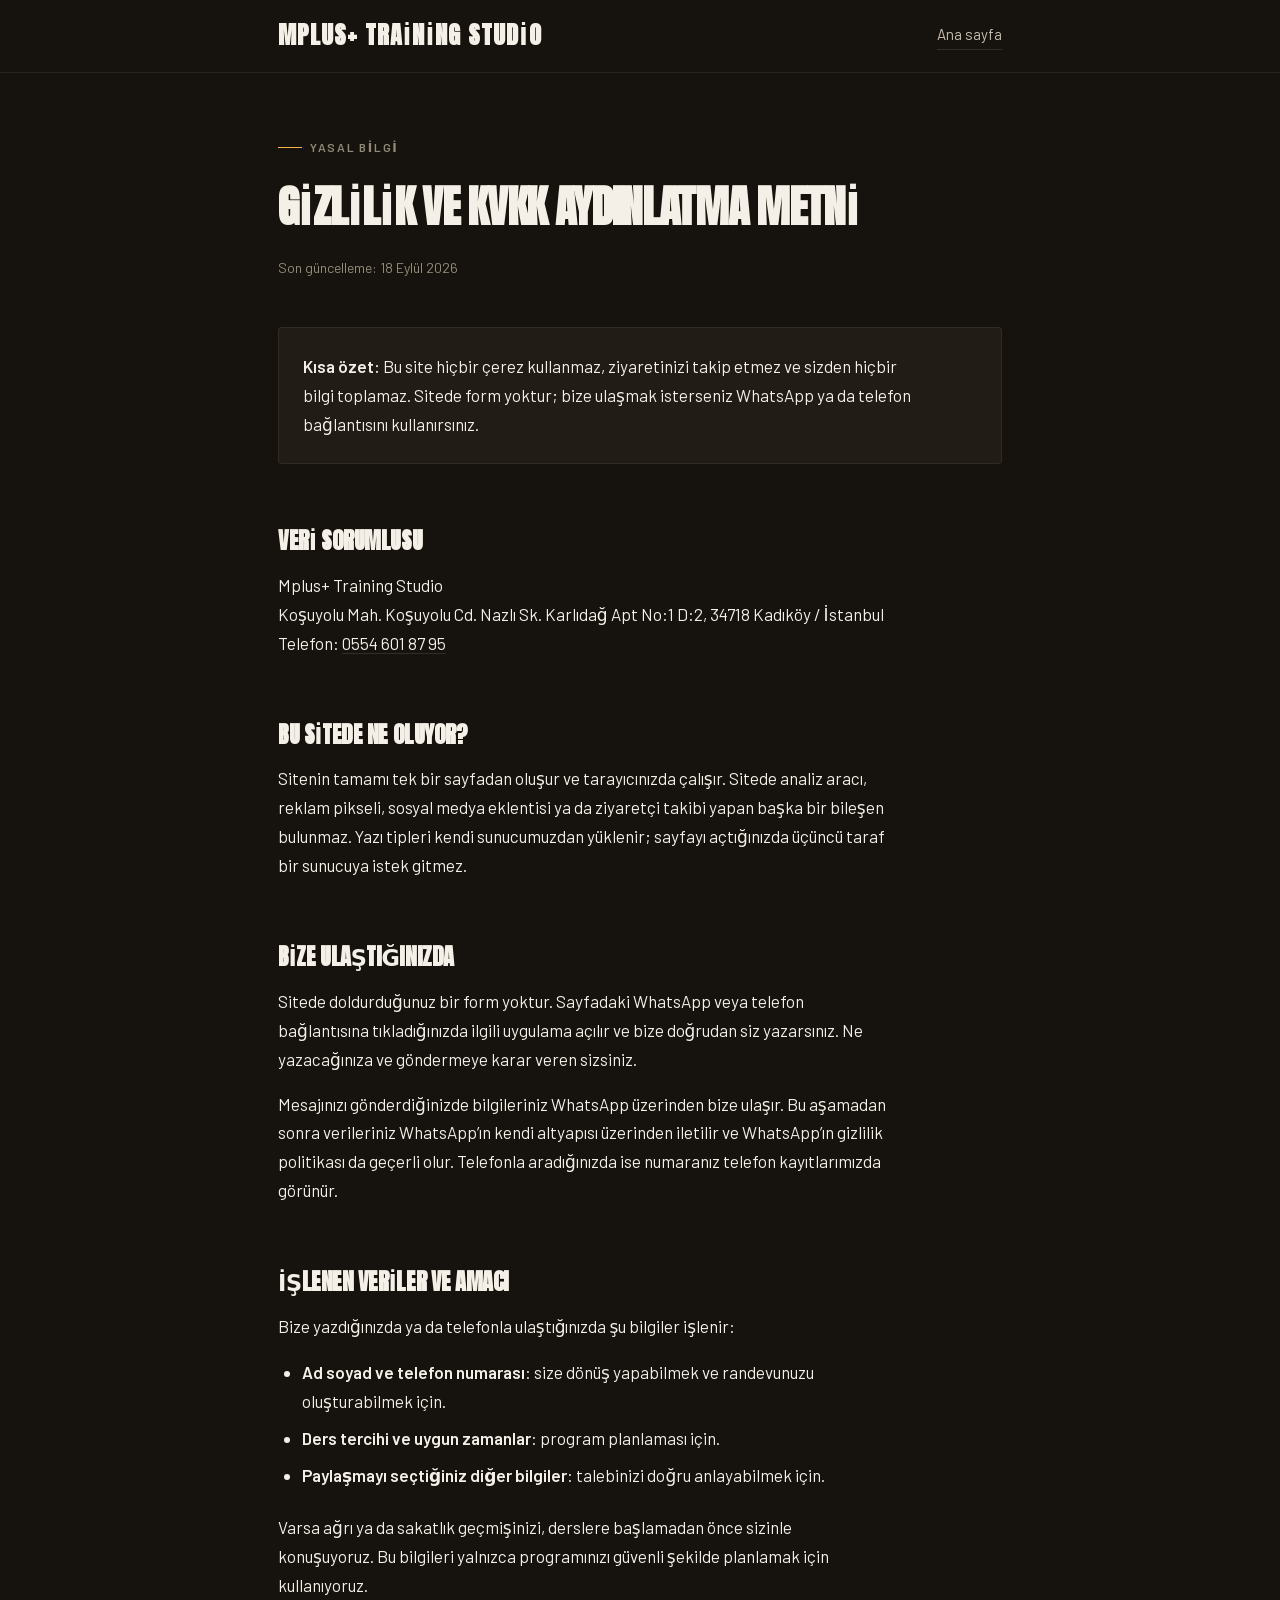
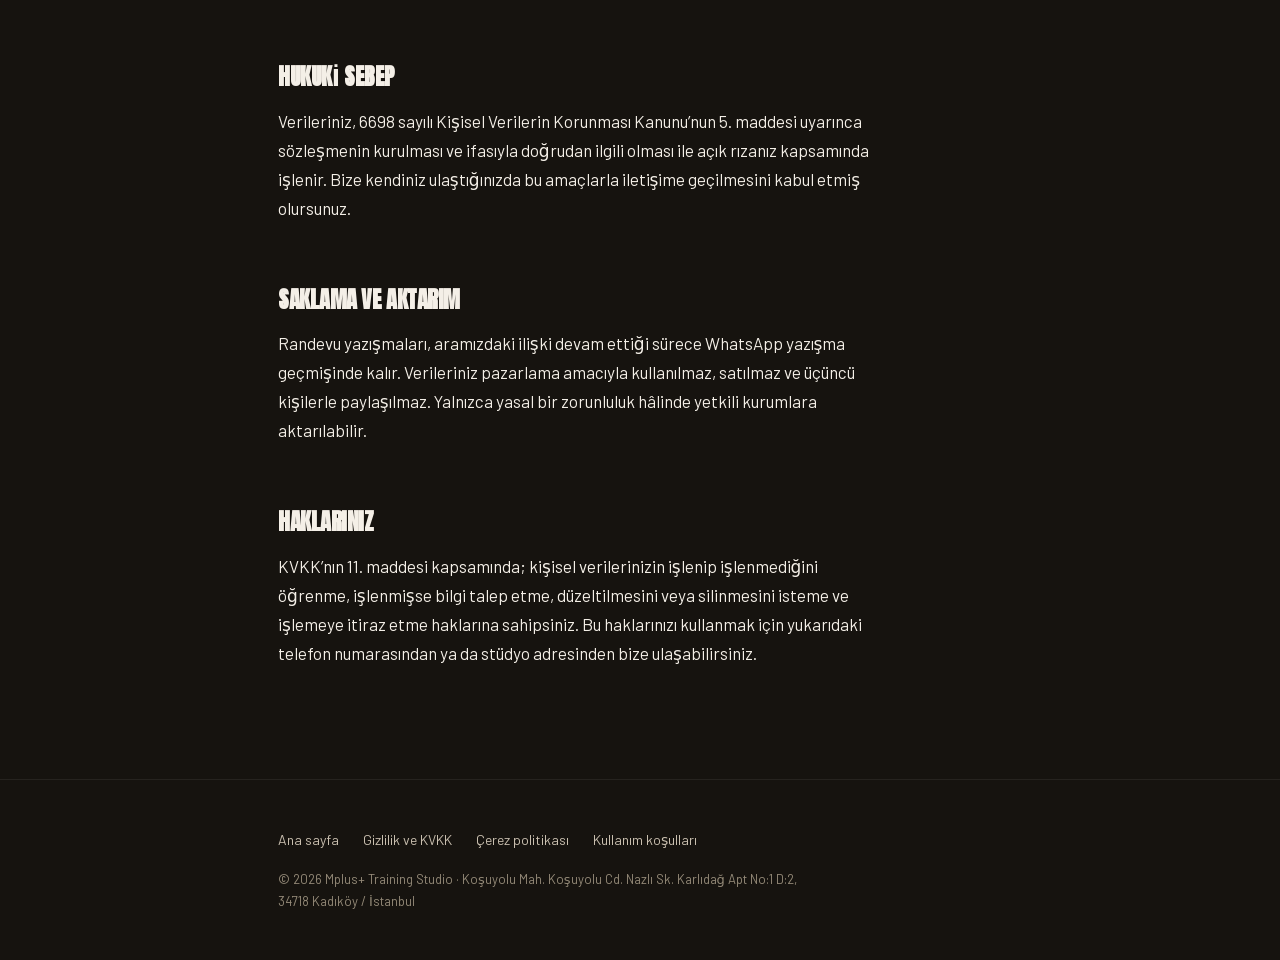
<file: gizlilik.html>
<!doctype html>
<html lang="tr">
<head>
<meta charset="utf-8">
<meta name="viewport" content="width=device-width, initial-scale=1">
<title>Gizlilik ve KVKK Aydınlatma Metni - Mplus+ Training Studio</title>
<meta name="description" content="Mplus+ Training Studio gizlilik politikası ve KVKK aydınlatma metni. Site çerez kullanmaz, form verileri sunucuya gönderilmez.">
<meta name="theme-color" content="#F6F2EC">
<meta name="robots" content="index, follow">
<link rel="preload" href="assets/fonts/barlow-400-latin.woff2" as="font" type="font/woff2" crossorigin>
<link rel="stylesheet" href="assets/legal.css">
</head>
<body>
<header class="nav">
  <div class="wrap nav__inner">
    <a class="mark" href="index.html">
      <span class="mark__name" translate="no">Mplus+ Training Studio</span>
    </a>
    <a class="back" href="index.html">Ana sayfa</a>
  </div>
</header>
<main>
  <div class="wrap">
    <p class="eyebrow">Yasal bilgi</p>
    <h1>Gizlilik ve KVKK aydınlatma metni</h1>
    <p class="updated">Son güncelleme: 18 Eylül 2026</p>

    <div class="callout">
      <p><strong>Kısa özet:</strong> Bu site hiçbir çerez kullanmaz, ziyaretinizi takip etmez
      ve sizden hiçbir bilgi toplamaz. Sitede form yoktur; bize ulaşmak isterseniz WhatsApp
      ya da telefon bağlantısını kullanırsınız.</p>
    </div>

    <h2>Veri sorumlusu</h2>
    <p>
      Mplus+ Training Studio<br>
      Koşuyolu Mah. Koşuyolu Cd. Nazlı Sk. Karlıdağ Apt No:1 D:2, 34718 Kadıköy / İstanbul<br>
      Telefon: <a href="tel:+905546018795">0554 601 87 95</a>
    </p>

    <h2>Bu sitede ne oluyor?</h2>
    <p>
      Sitenin tamamı tek bir sayfadan oluşur ve tarayıcınızda çalışır. Sitede analiz aracı,
      reklam pikseli, sosyal medya eklentisi ya da ziyaretçi takibi yapan başka bir bileşen
      bulunmaz. Yazı tipleri kendi sunucumuzdan yüklenir; sayfayı açtığınızda üçüncü taraf
      bir sunucuya istek gitmez.
    </p>

    <h2>Bize ulaştığınızda</h2>
    <p>
      Sitede doldurduğunuz bir form yoktur. Sayfadaki WhatsApp veya telefon bağlantısına
      tıkladığınızda ilgili uygulama açılır ve bize doğrudan siz yazarsınız. Ne yazacağınıza
      ve göndermeye karar veren sizsiniz.
    </p>
    <p>
      Mesajınızı gönderdiğinizde bilgileriniz WhatsApp üzerinden bize ulaşır. Bu aşamadan
      sonra verileriniz WhatsApp’ın kendi altyapısı üzerinden iletilir ve WhatsApp’ın gizlilik
      politikası da geçerli olur. Telefonla aradığınızda ise numaranız telefon kayıtlarımızda
      görünür.
    </p>

    <h2>İşlenen veriler ve amacı</h2>
    <p>Bize yazdığınızda ya da telefonla ulaştığınızda şu bilgiler işlenir:</p>
    <ul>
      <li><strong>Ad soyad ve telefon numarası</strong>: size dönüş yapabilmek ve randevunuzu oluşturabilmek için.</li>
      <li><strong>Ders tercihi ve uygun zamanlar</strong>: program planlaması için.</li>
      <li><strong>Paylaşmayı seçtiğiniz diğer bilgiler</strong>: talebinizi doğru anlayabilmek için.</li>
    </ul>
    <p>
      Varsa ağrı ya da sakatlık geçmişinizi, derslere başlamadan önce sizinle konuşuyoruz.
      Bu bilgileri yalnızca programınızı güvenli şekilde planlamak için kullanıyoruz.
    </p>

    <h2>Hukuki sebep</h2>
    <p>
      Verileriniz, 6698 sayılı Kişisel Verilerin Korunması Kanunu’nun 5. maddesi uyarınca
      sözleşmenin kurulması ve ifasıyla doğrudan ilgili olması ile açık rızanız kapsamında
      işlenir. Bize kendiniz ulaştığınızda bu amaçlarla iletişime geçilmesini kabul etmiş
      olursunuz.
    </p>

    <h2>Saklama ve aktarım</h2>
    <p>
      Randevu yazışmaları, aramızdaki ilişki devam ettiği sürece WhatsApp yazışma geçmişinde
      kalır. Verileriniz pazarlama amacıyla kullanılmaz, satılmaz ve üçüncü kişilerle
      paylaşılmaz. Yalnızca yasal bir zorunluluk hâlinde yetkili kurumlara aktarılabilir.
    </p>

    <h2>Haklarınız</h2>
    <p>
      KVKK’nın 11. maddesi kapsamında; kişisel verilerinizin işlenip işlenmediğini öğrenme,
      işlenmişse bilgi talep etme, düzeltilmesini veya silinmesini isteme ve işlemeye itiraz
      etme haklarına sahipsiniz. Bu haklarınızı kullanmak için yukarıdaki telefon numarasından
      ya da stüdyo adresinden bize ulaşabilirsiniz.
    </p>

  </div>
</main>
<footer class="foot">
  <div class="wrap">
    <div class="foot__links">
      <a href="index.html">Ana sayfa</a>
      <a href="gizlilik.html">Gizlilik ve KVKK</a>
      <a href="cerez-politikasi.html">Çerez politikası</a>
      <a href="kullanim-kosullari.html">Kullanım koşulları</a>
    </div>
    <p>© 2026 Mplus+ Training Studio · Koşuyolu Mah. Koşuyolu Cd. Nazlı Sk. Karlıdağ Apt No:1 D:2, 34718 Kadıköy / İstanbul</p>
  </div>
</footer>
</body>
</html>
</file>
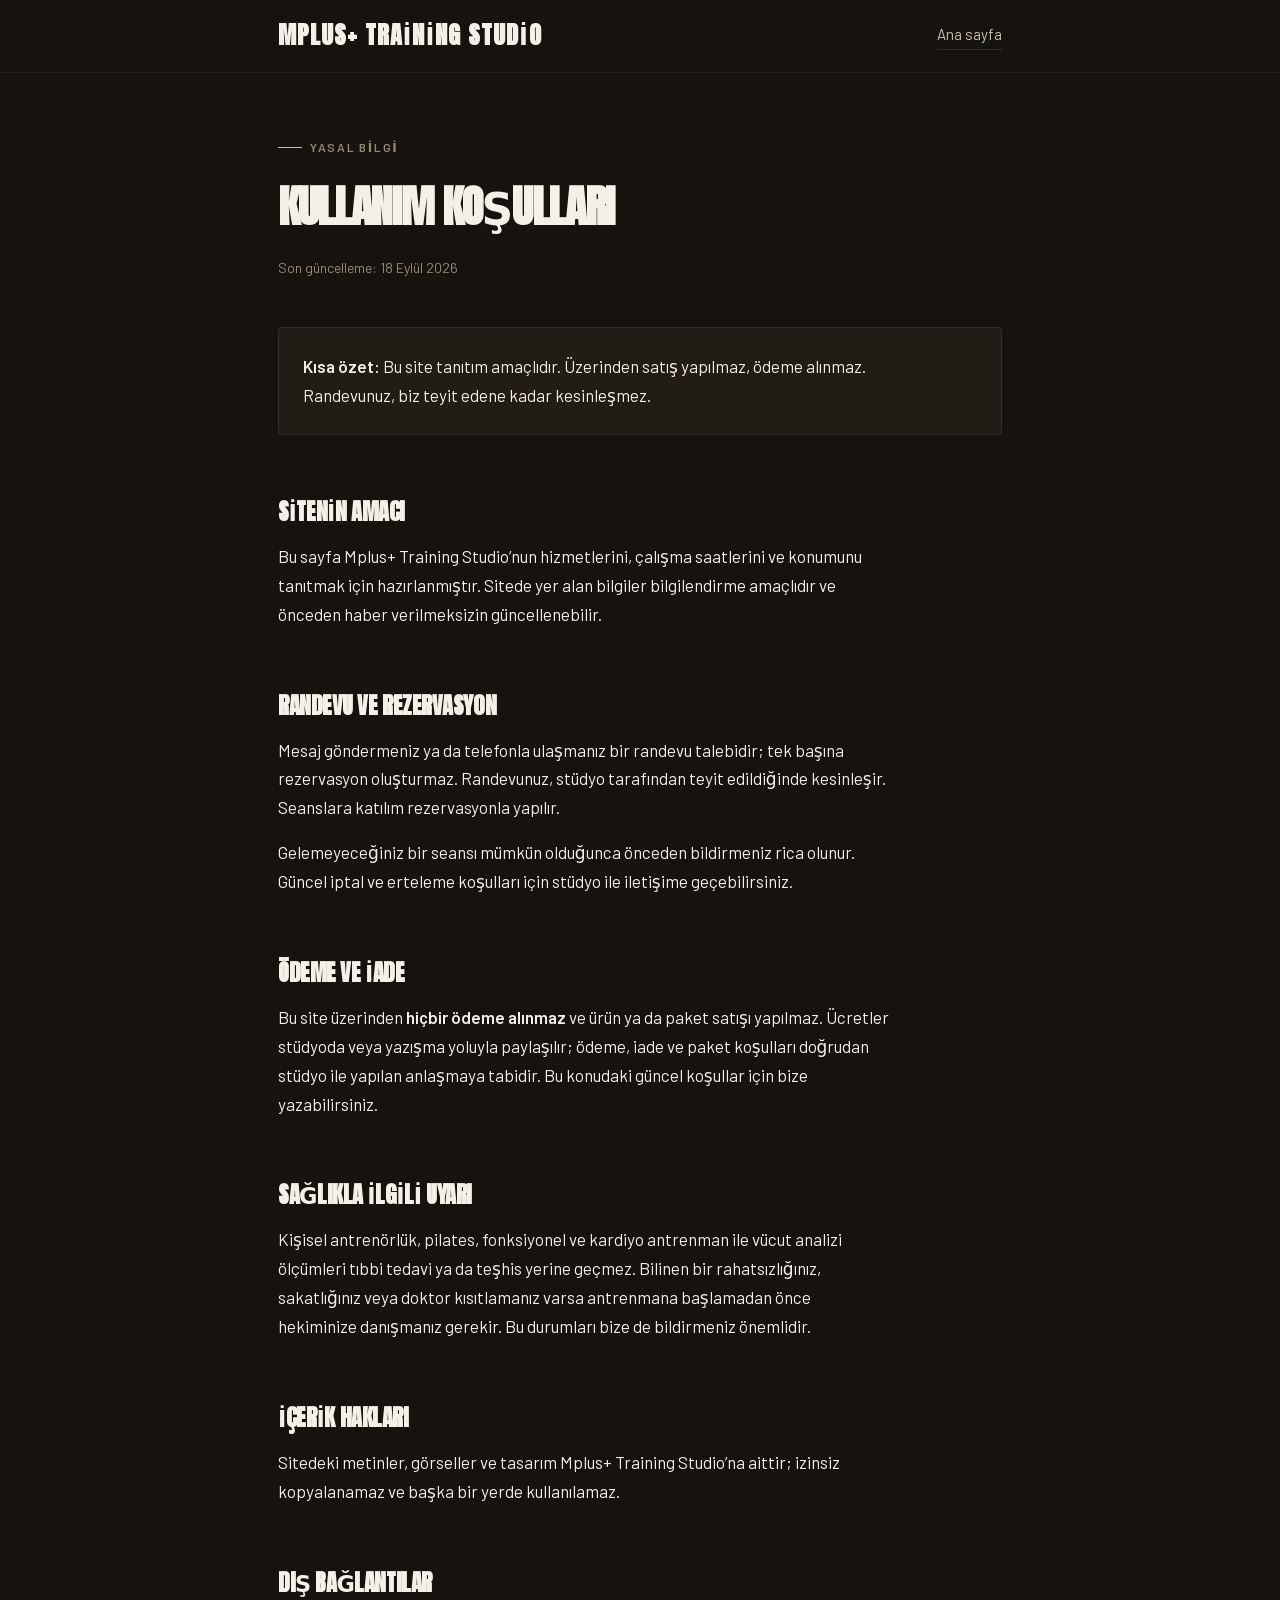
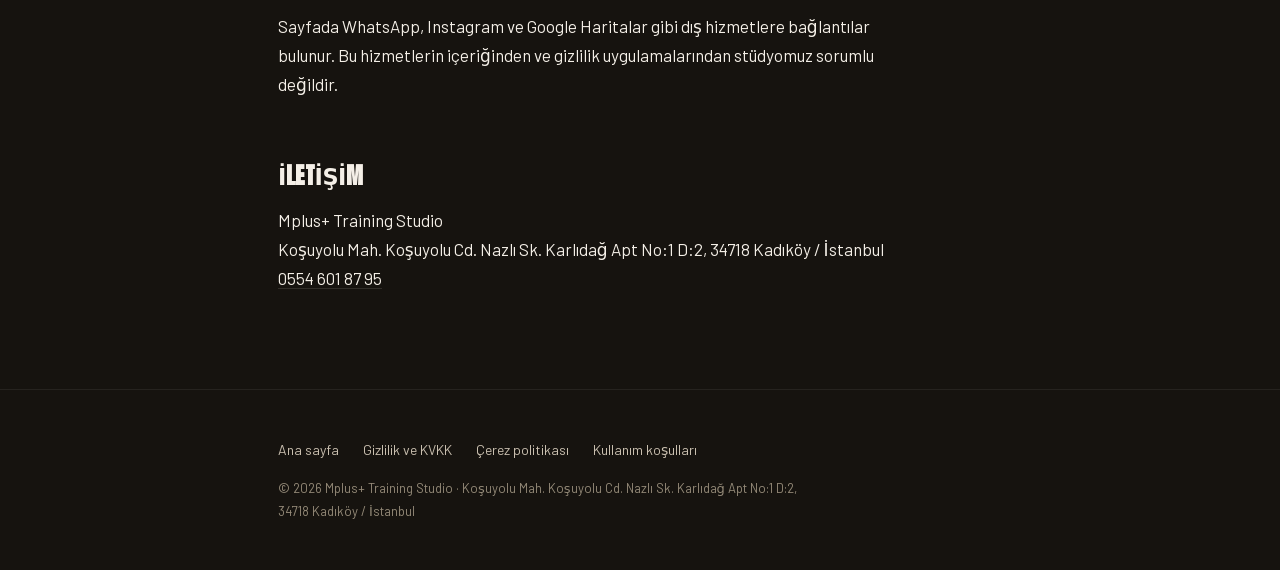
<file: kullanim-kosullari.html>
<!doctype html>
<html lang="tr">
<head>
<meta charset="utf-8">
<meta name="viewport" content="width=device-width, initial-scale=1">
<title>Kullanım Koşulları - Mplus+ Training Studio</title>
<meta name="description" content="Mplus+ Training Studio web sitesi kullanım koşulları, randevu ve iptal esasları.">
<meta name="theme-color" content="#F6F2EC">
<meta name="robots" content="index, follow">
<link rel="preload" href="assets/fonts/barlow-400-latin.woff2" as="font" type="font/woff2" crossorigin>
<link rel="stylesheet" href="assets/legal.css">
</head>
<body>
<header class="nav">
  <div class="wrap nav__inner">
    <a class="mark" href="index.html">
      <span class="mark__name" translate="no">Mplus+ Training Studio</span>
    </a>
    <a class="back" href="index.html">Ana sayfa</a>
  </div>
</header>
<main>
  <div class="wrap">
    <p class="eyebrow">Yasal bilgi</p>
    <h1>Kullanım koşulları</h1>
    <p class="updated">Son güncelleme: 18 Eylül 2026</p>

    <div class="callout">
      <p><strong>Kısa özet:</strong> Bu site tanıtım amaçlıdır. Üzerinden satış yapılmaz, ödeme
      alınmaz. Randevunuz, biz teyit edene kadar kesinleşmez.</p>
    </div>

    <h2>Sitenin amacı</h2>
    <p>
      Bu sayfa Mplus+ Training Studio’nun hizmetlerini, çalışma saatlerini ve konumunu
      tanıtmak için hazırlanmıştır. Sitede yer alan bilgiler bilgilendirme amaçlıdır ve
      önceden haber verilmeksizin güncellenebilir.
    </p>

    <h2>Randevu ve rezervasyon</h2>
    <p>
      Mesaj göndermeniz ya da telefonla ulaşmanız bir randevu talebidir; tek başına
      rezervasyon oluşturmaz. Randevunuz, stüdyo tarafından teyit edildiğinde kesinleşir. Seanslara
      katılım rezervasyonla yapılır.
    </p>
    <p>
      Gelemeyeceğiniz bir seansı mümkün olduğunca önceden bildirmeniz rica olunur. Güncel
      iptal ve erteleme koşulları için stüdyo ile iletişime geçebilirsiniz.
    </p>

    <h2>Ödeme ve iade</h2>
    <p>
      Bu site üzerinden <strong>hiçbir ödeme alınmaz</strong> ve ürün ya da paket satışı
      yapılmaz. Ücretler stüdyoda veya yazışma yoluyla paylaşılır; ödeme, iade ve paket
      koşulları doğrudan stüdyo ile yapılan anlaşmaya tabidir. Bu konudaki güncel koşullar
      için bize yazabilirsiniz.
    </p>

    <h2>Sağlıkla ilgili uyarı</h2>
    <p>
      Kişisel antrenörlük, pilates, fonksiyonel ve kardiyo antrenman ile vücut analizi
      ölçümleri tıbbi tedavi ya da teşhis yerine geçmez. Bilinen bir rahatsızlığınız,
      sakatlığınız veya doktor kısıtlamanız varsa antrenmana başlamadan önce hekiminize
      danışmanız gerekir. Bu durumları bize de bildirmeniz önemlidir.
    </p>

    <h2>İçerik hakları</h2>
    <p>
      Sitedeki metinler, görseller ve tasarım Mplus+ Training Studio’na aittir; izinsiz
      kopyalanamaz ve başka bir yerde kullanılamaz.
    </p>

    <h2>Dış bağlantılar</h2>
    <p>
      Sayfada WhatsApp, Instagram ve Google Haritalar gibi dış hizmetlere bağlantılar bulunur.
      Bu hizmetlerin içeriğinden ve gizlilik uygulamalarından stüdyomuz sorumlu değildir.
    </p>

    <h2>İletişim</h2>
    <address>
      Mplus+ Training Studio<br>
      Koşuyolu Mah. Koşuyolu Cd. Nazlı Sk. Karlıdağ Apt No:1 D:2, 34718 Kadıköy / İstanbul<br>
      <a href="tel:+905546018795">0554 601 87 95</a>
    </address>

  </div>
</main>
<footer class="foot">
  <div class="wrap">
    <div class="foot__links">
      <a href="index.html">Ana sayfa</a>
      <a href="gizlilik.html">Gizlilik ve KVKK</a>
      <a href="cerez-politikasi.html">Çerez politikası</a>
      <a href="kullanim-kosullari.html">Kullanım koşulları</a>
    </div>
    <p>© 2026 Mplus+ Training Studio · Koşuyolu Mah. Koşuyolu Cd. Nazlı Sk. Karlıdağ Apt No:1 D:2, 34718 Kadıköy / İstanbul</p>
  </div>
</footer>
</body>
</html>
</file>
<file: assets/mplus-fonts.css>
@font-face {
  font-family: 'Hanken Grotesk';
  font-style: italic;
  font-weight: 400;
  font-display: swap;
  src: url('fonts/hanken-grotesk-italic-latin-ext.woff2') format('woff2');
  unicode-range: U+0100-02BA, U+02BD-02C5, U+02C7-02CC, U+02CE-02D7, U+02DD-02FF, U+0304, U+0308, U+0329, U+1D00-1DBF, U+1E00-1E9F, U+1EF2-1EFF, U+2020, U+20A0-20AB, U+20AD-20C0, U+2113, U+2C60-2C7F, U+A720-A7FF;
}
@font-face {
  font-family: 'Hanken Grotesk';
  font-style: italic;
  font-weight: 400;
  font-display: swap;
  src: url('fonts/hanken-grotesk-italic-latin.woff2') format('woff2');
  unicode-range: U+0000-00FF, U+0131, U+0152-0153, U+02BB-02BC, U+02C6, U+02DA, U+02DC, U+0304, U+0308, U+0329, U+2000-206F, U+20AC, U+2122, U+2191, U+2193, U+2212, U+2215, U+FEFF, U+FFFD;
}
@font-face {
  font-family: 'Hanken Grotesk';
  font-style: normal;
  font-weight: 400;
  font-display: swap;
  src: url('fonts/hanken-grotesk-normal-latin-ext.woff2') format('woff2');
  unicode-range: U+0100-02BA, U+02BD-02C5, U+02C7-02CC, U+02CE-02D7, U+02DD-02FF, U+0304, U+0308, U+0329, U+1D00-1DBF, U+1E00-1E9F, U+1EF2-1EFF, U+2020, U+20A0-20AB, U+20AD-20C0, U+2113, U+2C60-2C7F, U+A720-A7FF;
}
@font-face {
  font-family: 'Hanken Grotesk';
  font-style: normal;
  font-weight: 400;
  font-display: swap;
  src: url('fonts/hanken-grotesk-normal-latin.woff2') format('woff2');
  unicode-range: U+0000-00FF, U+0131, U+0152-0153, U+02BB-02BC, U+02C6, U+02DA, U+02DC, U+0304, U+0308, U+0329, U+2000-206F, U+20AC, U+2122, U+2191, U+2193, U+2212, U+2215, U+FEFF, U+FFFD;
}
@font-face {
  font-family: 'Hanken Grotesk';
  font-style: normal;
  font-weight: 600;
  font-display: swap;
  src: url('fonts/hanken-grotesk-normal-latin-ext.woff2') format('woff2');
  unicode-range: U+0100-02BA, U+02BD-02C5, U+02C7-02CC, U+02CE-02D7, U+02DD-02FF, U+0304, U+0308, U+0329, U+1D00-1DBF, U+1E00-1E9F, U+1EF2-1EFF, U+2020, U+20A0-20AB, U+20AD-20C0, U+2113, U+2C60-2C7F, U+A720-A7FF;
}
@font-face {
  font-family: 'Hanken Grotesk';
  font-style: normal;
  font-weight: 600;
  font-display: swap;
  src: url('fonts/hanken-grotesk-normal-latin.woff2') format('woff2');
  unicode-range: U+0000-00FF, U+0131, U+0152-0153, U+02BB-02BC, U+02C6, U+02DA, U+02DC, U+0304, U+0308, U+0329, U+2000-206F, U+20AC, U+2122, U+2191, U+2193, U+2212, U+2215, U+FEFF, U+FFFD;
}
@font-face {
  font-family: 'Hanken Grotesk';
  font-style: normal;
  font-weight: 700;
  font-display: swap;
  src: url('fonts/hanken-grotesk-normal-latin-ext.woff2') format('woff2');
  unicode-range: U+0100-02BA, U+02BD-02C5, U+02C7-02CC, U+02CE-02D7, U+02DD-02FF, U+0304, U+0308, U+0329, U+1D00-1DBF, U+1E00-1E9F, U+1EF2-1EFF, U+2020, U+20A0-20AB, U+20AD-20C0, U+2113, U+2C60-2C7F, U+A720-A7FF;
}
@font-face {
  font-family: 'Hanken Grotesk';
  font-style: normal;
  font-weight: 700;
  font-display: swap;
  src: url('fonts/hanken-grotesk-normal-latin.woff2') format('woff2');
  unicode-range: U+0000-00FF, U+0131, U+0152-0153, U+02BB-02BC, U+02C6, U+02DA, U+02DC, U+0304, U+0308, U+0329, U+2000-206F, U+20AC, U+2122, U+2191, U+2193, U+2212, U+2215, U+FEFF, U+FFFD;
}
@font-face {
  font-family: 'Montserrat';
  font-style: normal;
  font-weight: 700;
  font-display: swap;
  src: url('fonts/montserrat-normal-latin-ext.woff2') format('woff2');
  unicode-range: U+0100-02BA, U+02BD-02C5, U+02C7-02CC, U+02CE-02D7, U+02DD-02FF, U+0304, U+0308, U+0329, U+1D00-1DBF, U+1E00-1E9F, U+1EF2-1EFF, U+2020, U+20A0-20AB, U+20AD-20C0, U+2113, U+2C60-2C7F, U+A720-A7FF;
}
@font-face {
  font-family: 'Montserrat';
  font-style: normal;
  font-weight: 700;
  font-display: swap;
  src: url('fonts/montserrat-normal-latin.woff2') format('woff2');
  unicode-range: U+0000-00FF, U+0131, U+0152-0153, U+02BB-02BC, U+02C6, U+02DA, U+02DC, U+0304, U+0308, U+0329, U+2000-206F, U+20AC, U+2122, U+2191, U+2193, U+2212, U+2215, U+FEFF, U+FFFD;
}
@font-face {
  font-family: 'Montserrat';
  font-style: normal;
  font-weight: 800;
  font-display: swap;
  src: url('fonts/montserrat-normal-latin-ext.woff2') format('woff2');
  unicode-range: U+0100-02BA, U+02BD-02C5, U+02C7-02CC, U+02CE-02D7, U+02DD-02FF, U+0304, U+0308, U+0329, U+1D00-1DBF, U+1E00-1E9F, U+1EF2-1EFF, U+2020, U+20A0-20AB, U+20AD-20C0, U+2113, U+2C60-2C7F, U+A720-A7FF;
}
@font-face {
  font-family: 'Montserrat';
  font-style: normal;
  font-weight: 800;
  font-display: swap;
  src: url('fonts/montserrat-normal-latin.woff2') format('woff2');
  unicode-range: U+0000-00FF, U+0131, U+0152-0153, U+02BB-02BC, U+02C6, U+02DA, U+02DC, U+0304, U+0308, U+0329, U+2000-206F, U+20AC, U+2122, U+2191, U+2193, U+2212, U+2215, U+FEFF, U+FFFD;
}
@font-face {
  font-family: 'Montserrat';
  font-style: normal;
  font-weight: 900;
  font-display: swap;
  src: url('fonts/montserrat-normal-latin-ext.woff2') format('woff2');
  unicode-range: U+0100-02BA, U+02BD-02C5, U+02C7-02CC, U+02CE-02D7, U+02DD-02FF, U+0304, U+0308, U+0329, U+1D00-1DBF, U+1E00-1E9F, U+1EF2-1EFF, U+2020, U+20A0-20AB, U+20AD-20C0, U+2113, U+2C60-2C7F, U+A720-A7FF;
}
@font-face {
  font-family: 'Montserrat';
  font-style: normal;
  font-weight: 900;
  font-display: swap;
  src: url('fonts/montserrat-normal-latin.woff2') format('woff2');
  unicode-range: U+0000-00FF, U+0131, U+0152-0153, U+02BB-02BC, U+02C6, U+02DA, U+02DC, U+0304, U+0308, U+0329, U+2000-206F, U+20AC, U+2122, U+2191, U+2193, U+2212, U+2215, U+FEFF, U+FFFD;
}
@font-face { font-family: 'Material Symbols Outlined'; font-style: normal; font-weight: 400; font-display: block; src: url('fonts/material-symbols-subset.woff2') format('woff2'); }
</file>
<file: assets/legal.css>
/* Yasal sayfalar — index.html ile aynı tasarım sistemi */
@font-face{font-family:'Barlow';font-style:normal;font-weight:400;font-display:swap;src:url('fonts/barlow-400-latin.woff2') format('woff2');}
@font-face{font-family:'Barlow';font-style:normal;font-weight:600;font-display:swap;src:url('fonts/barlow-600-latin.woff2') format('woff2');}
@font-face{font-family:'Anton';font-style:normal;font-weight:400;font-display:swap;src:url('fonts/anton-400-latin.woff2') format('woff2');}

:root{
  color-scheme: dark;
  --ink:#F4EFE7; --ink-80:#F4EFE7; --ink-60:#C9BFAF; --ink-40:#948A78;
  --bone:#16130F; --sand:#211C16;
  --line-soft:rgba(244,239,231,.07); --line:rgba(244,239,231,.12);
  --sage-d:#F2B347;
  --s1:8px; --s2:16px; --s3:24px; --s4:32px; --s5:48px; --s6:64px; --s7:96px;
  --serif:'Anton','Barlow Condensed',system-ui,sans-serif;
  --sans:'Barlow',system-ui,-apple-system,'Segoe UI',sans-serif;
  --ease:cubic-bezier(.16,1,.3,1);
}
*,*::before,*::after{box-sizing:border-box}
a,button{touch-action:manipulation;-webkit-tap-highlight-color:transparent}
html{-webkit-text-size-adjust:100%}
body{margin:0;background:var(--bone);color:var(--ink-80);font-family:var(--sans);font-size:17px;line-height:1.7;-webkit-font-smoothing:antialiased}
a:focus-visible,button:focus-visible{outline:2px solid var(--sage-d);outline-offset:3px;border-radius:2px}

.wrap{width:100%;max-width:820px;margin-inline:auto;padding-inline:var(--s2)}
@media (min-width:720px){.wrap{padding-inline:var(--s5)}}

.nav{border-bottom:1px solid var(--line-soft);background:var(--bone)}
.nav__inner{display:flex;align-items:center;justify-content:space-between;gap:var(--s3);min-height:72px}
.mark{text-decoration:none;display:block;line-height:1.05}
.mark__name{font-family:var(--serif);font-weight:600;font-size:24px;letter-spacing:.04em;text-transform:uppercase;color:var(--ink)}
.mark__sub{display:block;font-size:10px;letter-spacing:.22em;text-transform:uppercase;color:var(--ink-40);margin-top:3px;font-weight:500}
.nav a.back{font-size:15px;color:var(--ink-60);text-decoration:none;border-bottom:1px solid var(--line);padding-bottom:2px;transition:border-color .2s var(--ease)}
.nav a.back:hover{border-color:var(--ink)}

main{padding-block:var(--s6) var(--s7)}
.eyebrow{font-size:12px;letter-spacing:.14em;text-transform:uppercase;color:var(--ink-40);font-weight:600;margin:0 0 var(--s3);display:flex;align-items:center;gap:var(--s1)}
.eyebrow::before{content:'';width:24px;height:1px;background:var(--sage-d);flex:none}
h1{font-family:var(--serif);font-weight:600;text-transform:uppercase;color:var(--ink);font-size:clamp(2rem,4.6vw,2.75rem);line-height:1.14;letter-spacing:-.03em;margin:0 0 var(--s3);text-wrap:balance}
h2{font-family:var(--serif);font-weight:600;text-transform:uppercase;color:var(--ink);font-size:1.4rem;line-height:1.2;letter-spacing:-.02em;margin:var(--s6) 0 var(--s2);text-wrap:balance}
p,li{margin:0 0 var(--s2);max-width:68ch}
ul{padding-left:var(--s3);margin-bottom:var(--s3)}
li{margin-bottom:var(--s1)}
strong{color:var(--ink);font-weight:600}
.updated{font-size:14px;color:var(--ink-40);margin-bottom:var(--s5)}
.callout{background:var(--sand);border:1px solid var(--line-soft);border-radius:4px;padding:var(--s3);margin:var(--s4) 0}
.callout p:last-child{margin-bottom:0}
address{font-style:normal;color:var(--ink)}
main a{color:var(--ink);text-decoration:none;border-bottom:1px solid var(--line);transition:border-color .2s var(--ease)}
main a:hover{border-color:var(--ink)}

.foot{border-top:1px solid var(--line-soft);padding-block:var(--s5)}
.foot__links{display:flex;flex-wrap:wrap;gap:var(--s3);font-size:14px;margin-bottom:var(--s2)}
.foot a{color:var(--ink-60);text-decoration:none;transition:color .2s var(--ease)}
.foot a:hover{color:var(--ink)}
.foot p{font-size:13px;color:var(--ink-40);margin:0}
</file>
